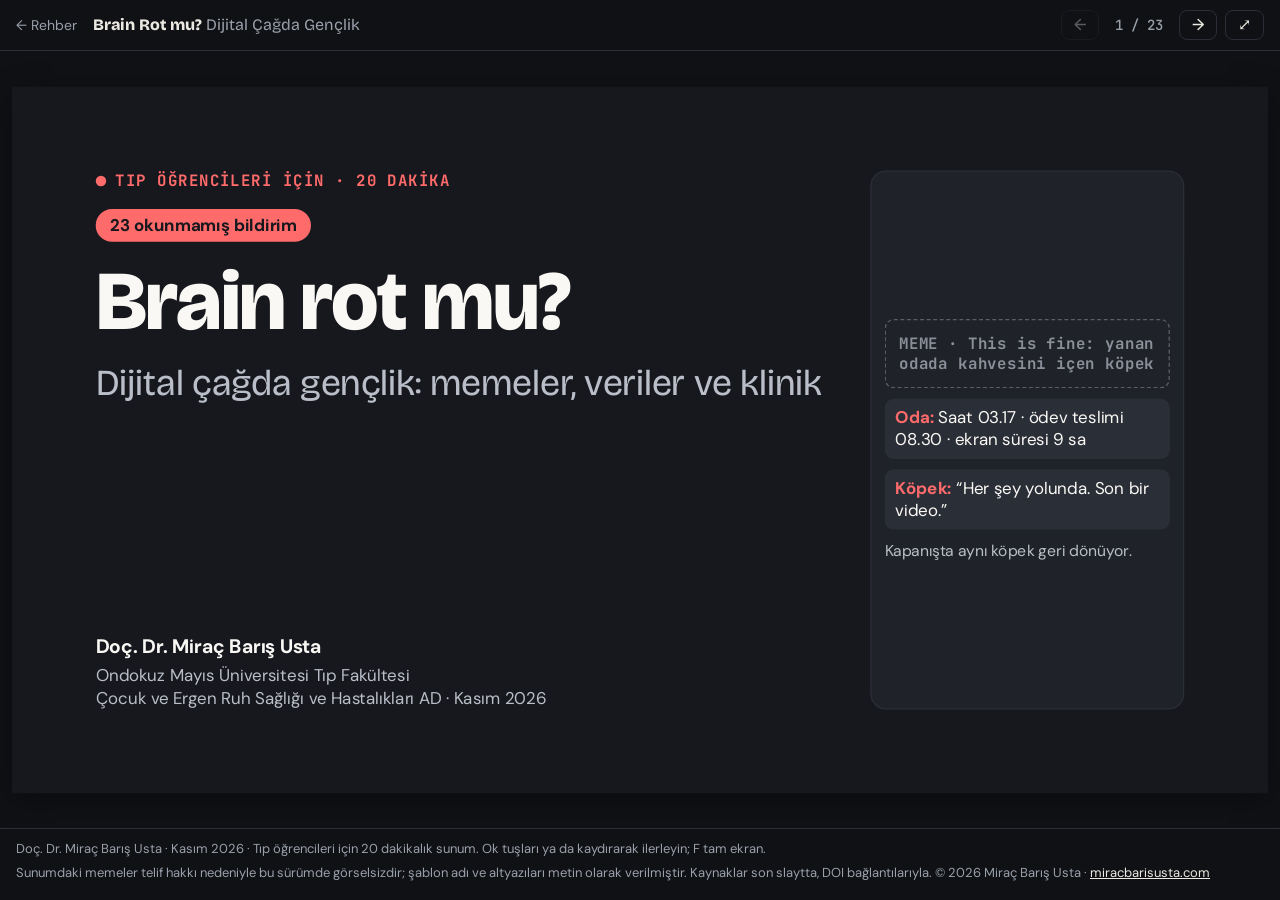
<file: sunum/index.html>
<!doctype html>
<html lang="tr">
<head>
<meta charset="utf-8">
<meta name="viewport" content="width=device-width, initial-scale=1, viewport-fit=cover">
<title>Brain Rot mu? Dijital Çağda Gençlik · Doç. Dr. Miraç Barış Usta</title>
<meta name="description" content="Tıp öğrencileri için 20 dakikalık sunum: ekran süresi, ergen beyni, bağımlılık yapıcı tasarım, kontrol kaybı, uyku, dikkat, oyun, yapay zekâ ve yeni yaş sınırları. Kaynakları DOI bağlantılarıyla.">
<meta name="author" content="Miraç Barış Usta">
<link rel="preconnect" href="https://fonts.googleapis.com">
<link rel="preconnect" href="https://fonts.gstatic.com" crossorigin>
<link rel="stylesheet" href="https://fonts.googleapis.com/css2?family=Bricolage+Grotesque:wght@400;700;800&amp;family=DM+Sans:wght@400;500;700&amp;family=JetBrains+Mono:wght@500;700&amp;display=swap">
<link rel="canonical" href="https://miracbarisusta.com/brain-rot-mu/sunum/">
<link rel="stylesheet" href="sunum.css">
</head>
<body>
<header class="bar">
  <a class="geri" href="../">← Rehber</a>
  <p class="baslik"><b>Brain Rot mu?</b> <span>Dijital Çağda Gençlik</span></p>
  <nav class="gezinti" aria-label="Slaytlar">
    <button type="button" id="onceki" aria-label="Önceki slayt">←</button>
    <span id="sayac" aria-live="polite">1 / 23</span>
    <button type="button" id="sonraki" aria-label="Sonraki slayt">→</button>
    <button type="button" id="tamekran" aria-label="Tam ekran" title="Tam ekran (F)">⤢</button>
  </nav>
</header>
<main id="sahne" class="sahne">
<div id="kayar" class="kayar">
<section class="slide" role="group" aria-roledescription="slayt" aria-label="Slayt 1 / 23" id="kapak" data-transition="fade" style="background:#16181d">
  <div id="peb41f8d308f0r0-78296009" style="position:absolute; top:128px; left:128px; width:1128px; height:824px; display:flex; flex-direction:column; justify-content:space-between">
    <div style="display:flex; flex-direction:column; gap:28px">
      <div style="display:flex; flex-direction:row; gap:14px; align-items:center">
        <div style="width:16px; height:16px; display:flex; flex-direction:column; background:#ff6b6b; border-radius:256px">
        </div>
        <p style="font-family:'JetBrains Mono', 'Courier New', monospace; font-size:24px; font-weight:700; letter-spacing:2px; color:#ff6b6b">TIP ÖĞRENCİLERİ İÇİN · 20 DAKİKA</p>
      </div>
      <p style="align-self:start; padding:8px 22px; font-family:'DM Sans', Arial, sans-serif; font-size:26px; font-weight:700; color:#16181d; background:#ff6b6b; border-radius:256px">23 okunmamış bildirim</p>
      <h1 style="font-family:'Bricolage Grotesque', Arial, sans-serif; font-size:128px; font-weight:800; line-height:1; letter-spacing:-2px; color:#faf8f4">Brain rot mu?</h1>
      <p style="font-family:'Bricolage Grotesque', Arial, sans-serif; font-size:56px; font-weight:400; line-height:1.15; color:#b9bec8">Dijital çağda gençlik: memeler, veriler ve klinik</p>
    </div>
    <div style="display:flex; flex-direction:column; gap:8px">
      <p style="font-family:'DM Sans', Arial, sans-serif; font-size:30px; font-weight:700; color:#faf8f4">Doç. Dr. Miraç Barış Usta</p>
      <p style="font-family:'DM Sans', Arial, sans-serif; font-size:26px; line-height:1.35; color:#b9bec8">Ondokuz Mayıs Üniversitesi Tıp Fakültesi<br>Çocuk ve Ergen Ruh Sağlığı ve Hastalıkları AD · Kasım 2026</p>
    </div>
  </div>
  <div id="peb41f8d308f0r1-78296009" style="position:absolute; top:128px; left:1312px; width:480px; height:824px; display:flex; flex-direction:column; justify-content:center; gap:16px; padding:20px; background:#1f2229; border:2px solid #2a2e37; border-radius:24px">
    <div style="display:flex;flex-direction:column;gap:12px;align-self:stretch;padding:20px;border:2px dashed rgba(138,143,153,0.55);border-radius:14px"><p style="font-family:'JetBrains Mono', 'Courier New', monospace;font-size:24px;font-weight:700;letter-spacing:1px;line-height:1.3;color:#8A8F99">MEME · This is fine: yanan odada kahvesini içen köpek</p></div>
    <p style="padding:12px 16px; font-family:'DM Sans', Arial, sans-serif; font-size:26px; line-height:1.3; color:#faf8f4; background:#2a2e37; border-radius:14px"><span style="color:#ff6b6b"><b>Oda:</b></span> Saat 03.17 · ödev teslimi 08.30 · ekran süresi 9 sa</p>
    <p style="padding:12px 16px; font-family:'DM Sans', Arial, sans-serif; font-size:26px; line-height:1.3; color:#faf8f4; background:#2a2e37; border-radius:14px"><span style="color:#ff6b6b"><b>Köpek:</b></span> “Her şey yolunda. Son bir video.”</p>
    <p style="font-family:'DM Sans', Arial, sans-serif; font-size:24px; line-height:1.35; color:#b9bec8">Kapanışta aynı köpek geri dönüyor.</p>
  </div>
</section>
<section class="slide" role="group" aria-roledescription="slayt" aria-label="Slayt 2 / 23" id="ekran-suresi" data-transition="fade" style="background:#FAF8F4;color:#16181D;font-family:'DM Sans', Arial, sans-serif;padding:128px 128px 160px;display:flex;flex-direction:column;gap:36px">
<div style="display:flex;flex-direction:column;gap:12px">
<div style="display:flex;flex-direction:row;align-items:center;gap:14px"><div style="width:16px;height:16px;background:#C42B32;border-radius:50%"></div><p style="font-family:'JetBrains Mono', 'Courier New', monospace;font-size:24px;font-weight:700;letter-spacing:2px;color:#C42B32">01 · ISINMA</p></div>
<h2 style="font-family:'Bricolage Grotesque', Arial, sans-serif;font-size:56px;font-weight:700;line-height:1.1;letter-spacing:-1px;color:#16181D">Telefonunuzu çıkarın. Evet, şimdi.</h2>
</div>
<div style="flex:1;display:flex;flex-direction:row;gap:56px;align-items:stretch">
<div style="flex:1;display:flex;flex-direction:column;gap:28px">
<p style="font-size:30px;line-height:1.3;color:#16181D"><b>Ayarlar › Ekran Süresi</b> (iOS) ya da <b>Dijital Denge</b> (Android): günlük ortalamanız kaç saat?</p>
<div style="display:flex;flex-direction:row;gap:20px">
<div style="flex:1;display:flex;flex-direction:column;gap:8px;background:#FDFCFA;border:2px solid #E3DED4;border-radius:20px;padding:22px 24px"><p style="font-family:'JetBrains Mono', 'Courier New', monospace;font-size:24px;font-weight:700;color:#C42B32">A</p><p style="font-family:'Bricolage Grotesque', Arial, sans-serif;font-size:56px;font-weight:800;line-height:1;white-space:nowrap;color:#16181D">0–2 sa</p></div>
<div style="flex:1;display:flex;flex-direction:column;gap:8px;background:#FDFCFA;border:2px solid #E3DED4;border-radius:20px;padding:22px 24px"><p style="font-family:'JetBrains Mono', 'Courier New', monospace;font-size:24px;font-weight:700;color:#C42B32">B</p><p style="font-family:'Bricolage Grotesque', Arial, sans-serif;font-size:56px;font-weight:800;line-height:1;white-space:nowrap;color:#16181D">2–4 sa</p></div>
<div style="flex:1;display:flex;flex-direction:column;gap:8px;background:#FDFCFA;border:2px solid #E3DED4;border-radius:20px;padding:22px 24px"><p style="font-family:'JetBrains Mono', 'Courier New', monospace;font-size:24px;font-weight:700;color:#C42B32">C</p><p style="font-family:'Bricolage Grotesque', Arial, sans-serif;font-size:56px;font-weight:800;line-height:1;white-space:nowrap;color:#16181D">4–6 sa</p></div>
<div style="flex:1;display:flex;flex-direction:column;gap:8px;background:#FDFCFA;border:2px solid #E3DED4;border-radius:20px;padding:22px 24px"><p style="font-family:'JetBrains Mono', 'Courier New', monospace;font-size:24px;font-weight:700;color:#C42B32">D</p><p style="font-family:'Bricolage Grotesque', Arial, sans-serif;font-size:56px;font-weight:800;line-height:1;white-space:nowrap;color:#16181D">6+ sa</p></div>
</div>
<p style="font-size:30px;font-weight:700;line-height:1.3;color:#16181D">Bonus: Bu sabah telefona yataktan çıkmadan mı baktınız?</p>
<p style="font-size:26px;line-height:1.35;color:#5A5F6B">Tahmininiz telefondaki sayıyla tutuyor mu? Bu farka 19. slaytta döneceğiz.</p>
</div>
<div style="width:480px;display:flex;flex-direction:column;justify-content:center;gap:14px;background:#FDFCFA;border:2px solid #E3DED4;border-radius:24px;padding:20px">
<div style="display:flex;flex-direction:column;gap:12px;align-self:stretch;padding:20px;border:2px dashed rgba(138,143,153,0.55);border-radius:14px"><p style="font-family:'JetBrains Mono', 'Courier New', monospace;font-size:24px;font-weight:700;letter-spacing:1px;line-height:1.3;color:#8A8F99">MEME · SpongeBob “aşırı ekran süresi sağlığı etkiler” yazan kâğıdı okuyup yakıyor</p></div>
<p style="font-size:24px;line-height:1.35;color:#5A5F6B">Haftalık Ekran Süresi raporu gelince biz.</p>
</div>
</div>
<div style="position:absolute;left:128px;right:128px;bottom:64px;display:flex;flex-direction:row;justify-content:space-between;align-items:center;gap:32px"><p style="font-size:24px;color:#5A5F6B">Etkileşim: el kaldırarak oylama · Bonus soru verisi: TÜİK 2024</p><p style="font-family:'JetBrains Mono', 'Courier New', monospace;font-size:24px;color:#5A5F6B">02 / 23</p></div>
</section>
<section class="slide" role="group" aria-roledescription="slayt" aria-label="Slayt 3 / 23" id="yilin-kelimeleri" data-transition="fade" style="background:#FAF8F4;color:#16181D;font-family:'DM Sans', Arial, sans-serif;padding:128px 128px 160px;display:flex;flex-direction:column;gap:36px">
<div style="display:flex;flex-direction:column;gap:12px">
<div style="display:flex;flex-direction:row;align-items:center;gap:14px"><div style="width:16px;height:16px;background:#C42B32;border-radius:50%"></div><p style="font-family:'JetBrains Mono', 'Courier New', monospace;font-size:24px;font-weight:700;letter-spacing:2px;color:#C42B32">01 · ISINMA</p></div>
<h2 style="font-family:'Bricolage Grotesque', Arial, sans-serif;font-size:56px;font-weight:700;line-height:1.1;letter-spacing:-1px;color:#16181D">Sözlükler yılın kelimesini değil, yılın semptomunu seçiyor.</h2>
</div>
<div style="flex:1;display:flex;flex-direction:row;gap:56px;align-items:stretch">
<div style="flex:1;display:flex;flex-direction:column;gap:12px">
<div style="display:flex;flex-direction:row;gap:20px"><p style="width:380px;font-family:'JetBrains Mono', 'Courier New', monospace;font-size:24px;font-weight:700;letter-spacing:1px;color:#5A5F6B">KELİME</p><p style="width:250px;font-family:'JetBrains Mono', 'Courier New', monospace;font-size:24px;font-weight:700;letter-spacing:1px;color:#5A5F6B">KİM SEÇTİ</p><p style="flex:1;font-family:'JetBrains Mono', 'Courier New', monospace;font-size:24px;font-weight:700;letter-spacing:1px;color:#5A5F6B">KLİNİK KARŞILIĞI</p></div>
<div style="display:flex;flex-direction:row;align-items:center;gap:20px;border-top:2px solid #E3DED4;padding:12px 0 0 0"><div style="width:380px;display:flex;flex-direction:column;gap:2px"><p style="font-family:'Bricolage Grotesque', Arial, sans-serif;font-size:30px;font-weight:700;line-height:1.2;color:#16181D">brain rot</p><p style="font-size:24px;color:#5A5F6B">beyin çürümesi</p></div><p style="width:250px;font-family:'JetBrains Mono', 'Courier New', monospace;font-size:24px;font-weight:700;color:#C42B32">OXFORD · 2024</p><p style="flex:1;font-size:26px;line-height:1.3;color:#16181D">dikkat ve zihinsel yorgunluk</p></div>
<div style="display:flex;flex-direction:row;align-items:center;gap:20px;border-top:2px solid #E3DED4;padding:12px 0 0 0"><div style="width:380px;display:flex;flex-direction:column;gap:2px"><p style="font-family:'Bricolage Grotesque', Arial, sans-serif;font-size:30px;font-weight:700;line-height:1.2;color:#16181D">rage bait</p><p style="font-size:24px;color:#5A5F6B">öfke yemi</p></div><p style="width:250px;font-family:'JetBrains Mono', 'Courier New', monospace;font-size:24px;font-weight:700;color:#C42B32">OXFORD · 2025</p><p style="flex:1;font-size:26px;line-height:1.3;color:#16181D">öfke ve duygu düzenleme</p></div>
<div style="display:flex;flex-direction:row;align-items:center;gap:20px;border-top:2px solid #E3DED4;padding:12px 0 0 0"><div style="width:380px;display:flex;flex-direction:column;gap:2px"><p style="font-family:'Bricolage Grotesque', Arial, sans-serif;font-size:30px;font-weight:700;line-height:1.2;color:#16181D">parasocial</p><p style="font-size:24px;color:#5A5F6B">tek taraflı yakınlık</p></div><p style="width:250px;font-family:'JetBrains Mono', 'Courier New', monospace;font-size:24px;font-weight:700;color:#C42B32">CAMBRIDGE · 2025</p><p style="flex:1;font-size:26px;line-height:1.3;color:#16181D">bağlanma ve ilişki</p></div>
<div style="display:flex;flex-direction:row;align-items:center;gap:20px;border-top:2px solid #E3DED4;padding:12px 0 0 0"><div style="width:380px;display:flex;flex-direction:column;gap:2px"><p style="font-family:'Bricolage Grotesque', Arial, sans-serif;font-size:30px;font-weight:700;line-height:1.2;color:#16181D">vibe coding</p><p style="font-size:24px;color:#5A5F6B">hisle kodlama</p></div><p style="width:250px;font-family:'JetBrains Mono', 'Courier New', monospace;font-size:24px;font-weight:700;color:#C42B32">COLLINS · 2025</p><p style="flex:1;font-size:26px;line-height:1.3;color:#16181D">beceriyi yapay zekâya devretmek</p></div>
<div style="display:flex;flex-direction:row;align-items:center;gap:20px;border-top:2px solid #E3DED4;padding:12px 0 0 0"><div style="width:380px;display:flex;flex-direction:column;gap:2px"><p style="font-family:'Bricolage Grotesque', Arial, sans-serif;font-size:30px;font-weight:700;line-height:1.2;color:#16181D">mogging</p><p style="font-size:24px;color:#5A5F6B">gölgede bırakmak</p></div><p style="width:250px;font-family:'JetBrains Mono', 'Courier New', monospace;font-size:24px;font-weight:700;color:#C42B32">COLLINS · 2026</p><p style="flex:1;font-size:26px;line-height:1.3;color:#16181D">beden imajı ve karşılaştırma</p></div>
<p style="font-size:26px;line-height:1.35;color:#5A5F6B">Collins 3 Kasım 2026’da “mogging”i seçti; kelimenin kullanımı bir yılda %210 arttı.</p>
</div>
<div style="width:480px;display:flex;flex-direction:column;justify-content:center;gap:14px;background:#FDFCFA;border:2px solid #E3DED4;border-radius:24px;padding:20px">
<div style="display:flex;flex-direction:column;gap:12px;align-self:stretch;padding:20px;border:2px dashed rgba(138,143,153,0.55);border-radius:14px"><p style="font-family:'JetBrains Mono', 'Courier New', monospace;font-size:24px;font-weight:700;letter-spacing:1px;line-height:1.3;color:#8A8F99">MEME · Genişleyen beyin şablonu: dört panelde giderek parlayan beyin</p><p style="font-family:'Bricolage Grotesque', Arial, sans-serif;font-size:28px;font-weight:800;line-height:1.1;text-align:center;color:#16181D">brain rot</p><p style="font-family:'Bricolage Grotesque', Arial, sans-serif;font-size:28px;font-weight:800;line-height:1.1;text-align:center;color:#16181D">rage bait</p><p style="font-family:'Bricolage Grotesque', Arial, sans-serif;font-size:28px;font-weight:800;line-height:1.1;text-align:center;color:#16181D">parasocial</p><p style="font-family:'Bricolage Grotesque', Arial, sans-serif;font-size:28px;font-weight:800;line-height:1.1;text-align:center;color:#16181D">mogging</p></div>
</div>
</div>
<div style="position:absolute;left:128px;right:128px;bottom:64px;display:flex;flex-direction:row;justify-content:space-between;align-items:center;gap:32px"><p style="font-size:24px;color:#5A5F6B">Oxford Languages 2024–25 · Cambridge Dictionary 2025 · Collins 2025–26 (AP, 3.11.2026)</p><p style="font-family:'JetBrains Mono', 'Courier New', monospace;font-size:24px;color:#5A5F6B">03 / 23</p></div>
</section>
<section class="slide" role="group" aria-roledescription="slayt" aria-label="Slayt 4 / 23" id="sayilar" data-transition="fade" style="background:#FAF8F4;color:#16181D;font-family:'DM Sans', Arial, sans-serif;padding:128px 128px 160px;display:flex;flex-direction:column;gap:36px">
<div style="display:flex;flex-direction:column;gap:12px">
<div style="display:flex;flex-direction:row;align-items:center;gap:14px"><div style="width:16px;height:16px;background:#C42B32;border-radius:50%"></div><p style="font-family:'JetBrains Mono', 'Courier New', monospace;font-size:24px;font-weight:700;letter-spacing:2px;color:#C42B32">01 · ISINMA</p></div>
<h2 style="font-family:'Bricolage Grotesque', Arial, sans-serif;font-size:56px;font-weight:700;line-height:1.1;letter-spacing:-1px;color:#16181D">Soru artık “çevrimiçi mi?” değil, “ne zaman çevrimdışı?”</h2>
</div>
<div style="flex:1;display:flex;flex-direction:row;gap:56px;align-items:stretch">
<div style="flex:1;display:flex;flex-direction:column;gap:18px">
<div style="display:flex;flex-direction:row;align-items:center;gap:28px;background:#FDFCFA;border:2px solid #E3DED4;border-radius:20px;padding:22px 28px"><p style="width:230px;font-family:'Bricolage Grotesque', Arial, sans-serif;font-size:72px;font-weight:800;line-height:1;letter-spacing:-1px;color:#C42B32;white-space:nowrap">%91,3</p><div style="flex:1;display:flex;flex-direction:column;gap:6px"><p style="font-family:'JetBrains Mono', 'Courier New', monospace;font-size:24px;font-weight:700;letter-spacing:1px;color:#5A5F6B">TÜRKİYE · TÜİK 2024 · 6–15 YAŞ</p><p style="font-size:26px;line-height:1.35;color:#16181D">internet kullanıyor. Sosyal medya %66,1; 6–10 yaşta bile %53,5 (YouTube dahil).</p></div></div>
<div style="display:flex;flex-direction:row;align-items:center;gap:28px;background:#FDFCFA;border:2px solid #E3DED4;border-radius:20px;padding:22px 28px"><p style="width:230px;font-family:'Bricolage Grotesque', Arial, sans-serif;font-size:72px;font-weight:800;line-height:1;letter-spacing:-1px;color:#C42B32;white-space:nowrap">%40</p><div style="flex:1;display:flex;flex-direction:column;gap:6px"><p style="font-family:'JetBrains Mono', 'Courier New', monospace;font-size:24px;font-weight:700;letter-spacing:1px;color:#5A5F6B">ABD · PEW, ARALIK 2025 · 13–17 YAŞ</p><p style="font-size:26px;line-height:1.35;color:#16181D">“neredeyse sürekli” çevrimiçi; on yıl önce bu oran %24’tü.</p></div></div>
<div style="display:flex;flex-direction:row;align-items:center;gap:28px;background:#FDFCFA;border:2px solid #E3DED4;border-radius:20px;padding:22px 28px"><p style="width:230px;font-family:'Bricolage Grotesque', Arial, sans-serif;font-size:72px;font-weight:800;line-height:1;letter-spacing:-1px;color:#C42B32;white-space:nowrap">%11</p><div style="flex:1;display:flex;flex-direction:column;gap:6px"><p style="font-family:'JetBrains Mono', 'Courier New', monospace;font-size:24px;font-weight:700;letter-spacing:1px;color:#5A5F6B">44 ÜLKE · WHO/HBSC 2024 · 11–15 YAŞ</p><p style="font-size:26px;line-height:1.35;color:#16181D">problemli sosyal medya kullanımı; 2018’de %7’ydi. Kızlarda daha sık.</p></div></div>
</div>
<div style="width:480px;display:flex;flex-direction:column;justify-content:center;gap:14px;background:#FDFCFA;border:2px solid #E3DED4;border-radius:24px;padding:20px">
<div style="display:flex;flex-direction:column;gap:12px;align-self:stretch;padding:20px;border:2px dashed rgba(138,143,153,0.55);border-radius:14px"><p style="font-family:'JetBrains Mono', 'Courier New', monospace;font-size:24px;font-weight:700;letter-spacing:1px;line-height:1.3;color:#8A8F99">MEME · Stonks: takım elbiseli Meme Man ve yükselen grafik</p><p style="font-family:'Bricolage Grotesque', Arial, sans-serif;font-size:26px;font-weight:700;line-height:1.15;color:#FAF8F4;background:rgba(22,24,29,0.82);padding:8px 12px;border-radius:10px">Problemli sosyal medya kullanımı <span style="color:#FF6B6B">%7 → %11</span></p></div>
<p style="font-size:24px;line-height:1.35;color:#5A5F6B">Grafik yükseliyor; bu sefer iyi haber değil.</p>
</div>
</div>
<div style="position:absolute;left:128px;right:128px;bottom:64px;display:flex;flex-direction:row;justify-content:space-between;align-items:center;gap:32px"><p style="font-size:24px;color:#5A5F6B">TÜİK, 24.10.2024 · Pew Research Center, 9.12.2025 · Boniel-Nissim ve ark., WHO/HBSC 2024</p><p style="font-family:'JetBrains Mono', 'Courier New', monospace;font-size:24px;color:#5A5F6B">04 / 23</p></div>
</section>
<section class="slide" role="group" aria-roledescription="slayt" aria-label="Slayt 5 / 23" id="beyin" data-transition="fade" style="background:#F2EFE8;color:#16181D;font-family:'DM Sans', Arial, sans-serif;padding:128px 128px 160px;display:flex;flex-direction:column;gap:36px">
<div style="display:flex;flex-direction:column;gap:12px">
<div style="display:flex;flex-direction:row;align-items:center;gap:14px"><div style="width:16px;height:16px;background:#C42B32;border-radius:50%"></div><p style="font-family:'JetBrains Mono', 'Courier New', monospace;font-size:24px;font-weight:700;letter-spacing:2px;color:#C42B32">02 · BEYİN VE TASARIM</p></div>
<h2 style="font-family:'Bricolage Grotesque', Arial, sans-serif;font-size:56px;font-weight:700;line-height:1.1;letter-spacing:-1px;color:#16181D">Ergen beyninde gaz pedalı tam; frenler hâlâ montajda.</h2>
</div>
<div style="flex:1;display:flex;flex-direction:row;gap:56px;align-items:stretch">
<div style="flex:1;display:flex;flex-direction:column;gap:24px">
<div style="display:flex;flex-direction:column;gap:6px;border-left:4px solid #C42B32;padding:2px 0 2px 22px"><p style="font-size:30px;font-weight:700;line-height:1.25;color:#16181D">İkili sistem modeli</p><p style="font-size:26px;line-height:1.35;color:#5A5F6B">Ödül sistemi ergenlikte erken hızlanır; kontrol ağları daha geç olgunlaşır. Basitleştirilmiş ama öğretici bir model. <span style="color:#16181D;font-weight:700">— Casey ve ark., 2008</span></p></div>
<div style="display:flex;flex-direction:column;gap:6px;border-left:4px solid #C42B32;padding:2px 0 2px 22px"><p style="font-size:30px;font-weight:700;line-height:1.25;color:#16181D">Bu salondaki beyinler de şantiye</p><p style="font-size:26px;line-height:1.35;color:#5A5F6B">Beyaz cevher hacmi ancak 29 yaş civarında zirveye ulaşır. <span style="color:#16181D;font-weight:700">— Bethlehem ve ark., 2022</span></p></div>
<div style="display:flex;flex-direction:column;gap:6px;border-left:4px solid #C42B32;padding:2px 0 2px 22px"><p style="font-size:30px;font-weight:700;line-height:1.25;color:#16181D">Beğeninin gücü</p><p style="font-size:26px;line-height:1.35;color:#5A5F6B">Çok beğenilen fotoğraf ergen beyninde ödül bölgelerini daha çok çalıştırır; riskli fotoğrafta kontrol ağı daha az devreye girer. <span style="color:#16181D;font-weight:700">— Sherman ve ark., 2016</span></p></div>
</div>
<div style="width:480px;display:flex;flex-direction:column;justify-content:center;gap:14px;background:#FDFCFA;border:2px solid #E3DED4;border-radius:24px;padding:20px">
<div style="display:flex;flex-direction:column;gap:12px;align-self:stretch;padding:20px;border:2px dashed rgba(138,143,153,0.55);border-radius:14px"><p style="font-family:'JetBrains Mono', 'Courier New', monospace;font-size:24px;font-weight:700;letter-spacing:1px;line-height:1.3;color:#8A8F99">MEME · Drake şablonu: üstte reddediyor, altta onaylıyor</p><p style="font-size:26px;line-height:1.2;text-align:center;color:#16181D"><span style="color:#C42B32;font-weight:700">Prefrontal korteks:</span> “Yarın 08.30’da sınav var.”</p><p style="font-size:26px;line-height:1.2;text-align:center;color:#16181D"><span style="color:#C42B32;font-weight:700">Nucleus accumbens:</span> “+47 beğeni.”</p></div>
<p style="font-size:24px;line-height:1.35;color:#5A5F6B">Kim kazanır, hepimiz biliyoruz.</p>
</div>
</div>
<div style="position:absolute;left:128px;right:128px;bottom:64px;display:flex;flex-direction:row;justify-content:space-between;align-items:center;gap:32px"><p style="font-size:24px;color:#5A5F6B">Casey ve ark., 2008 · Bethlehem ve ark., Nature 2022 · Sherman ve ark., Psychol Sci 2016</p><p style="font-family:'JetBrains Mono', 'Courier New', monospace;font-size:24px;color:#5A5F6B">05 / 23</p></div>
</section>
<section class="slide" role="group" aria-roledescription="slayt" aria-label="Slayt 6 / 23" id="kumar-makinesi" data-transition="fade" style="background:#F2EFE8;color:#16181D;font-family:'DM Sans', Arial, sans-serif;padding:128px 128px 160px;display:flex;flex-direction:column;gap:36px">
<div style="display:flex;flex-direction:column;gap:12px">
<div style="display:flex;flex-direction:row;align-items:center;gap:14px"><div style="width:16px;height:16px;background:#C42B32;border-radius:50%"></div><p style="font-family:'JetBrains Mono', 'Courier New', monospace;font-size:24px;font-weight:700;letter-spacing:2px;color:#C42B32">02 · BEYİN VE TASARIM</p></div>
<h2 style="font-family:'Bricolage Grotesque', Arial, sans-serif;font-size:56px;font-weight:700;line-height:1.1;letter-spacing:-1px;color:#16181D">Akışın sonu yok; çünkü son, iş modelinin sonu olurdu.</h2>
</div>
<div style="flex:1;display:flex;flex-direction:row;gap:56px;align-items:stretch">
<div style="flex:1;display:flex;flex-direction:column;gap:20px">
<div style="display:flex;flex-direction:column;gap:6px;border-left:4px solid #C42B32;padding:2px 0 2px 22px"><p style="font-size:30px;font-weight:700;line-height:1.25;color:#16181D">Değişken ödül</p><p style="font-size:26px;line-height:1.35;color:#5A5F6B">Ödülün ne zaman geleceği belirsizse davranış en zor söner. Akışı aşağı çekip yenilemek, kumar makinesinin kolunu çekmeye benzer.</p></div>
<div style="display:flex;flex-direction:column;gap:6px;border-left:4px solid #C42B32;padding:2px 0 2px 22px"><p style="font-size:30px;font-weight:700;line-height:1.25;color:#16181D">Tasarım artık hukuki bir konu</p><p style="font-size:26px;line-height:1.35;color:#5A5F6B">AB, 2026’da TikTok, Instagram ve Facebook’un bağımlılık yapıcı tasarımını yasaya aykırı buldu (ön bulgu).</p></div>
<div style="display:flex;flex-direction:column;gap:6px;border-left:4px solid #C42B32;padding:2px 0 2px 22px"><p style="font-size:30px;font-weight:700;line-height:1.25;color:#16181D">Alışkanlık beyne yazılıyor mu?</p><p style="font-size:26px;line-height:1.35;color:#5A5F6B">Sosyal medyayı sık kontrol eden 12 yaşındakilerde beynin sosyal ödüle duyarlılığı 3 yılda farklı gelişti. İlişki var; neden-sonuç belli değil.</p></div>
<div style="display:flex;flex-direction:column;gap:6px;border-left:4px solid #C42B32;padding:2px 0 2px 22px"><p style="font-size:30px;font-weight:700;line-height:1.25;color:#16181D">Bonus: hayalet titreşim</p><p style="font-size:26px;line-height:1.35;color:#5A5F6B">Hastane çalışanlarının %68’i titreşmeyen telefonunu titriyor sandı; en sık da asistanlar.</p></div>
</div>
<div style="width:480px;display:flex;flex-direction:column;justify-content:center;gap:14px;background:#FDFCFA;border:2px solid #E3DED4;border-radius:24px;padding:20px">
<div style="display:flex;flex-direction:column;gap:12px;align-self:stretch;padding:20px;border:2px dashed rgba(138,143,153,0.55);border-radius:14px"><p style="font-family:'JetBrains Mono', 'Courier New', monospace;font-size:24px;font-weight:700;letter-spacing:1px;line-height:1.3;color:#8A8F99">MEME · Pavlov’un klasik koşullanma deneyi: zil, yemek ve salya</p></div>
<p style="font-size:26px;line-height:1.3;color:#16181D;background:#F2EFE8;padding:12px 16px;border-radius:14px"><span style="color:#C42B32;font-weight:700">Zil:</span> Salonda birinin bildirim sesi</p>
<p style="font-size:26px;line-height:1.3;color:#16181D;background:#F2EFE8;padding:12px 16px;border-radius:14px"><span style="color:#C42B32;font-weight:700">Köpek:</span> Salonun tamamı elini cebine götürür.</p>
<p style="font-size:24px;line-height:1.35;color:#5A5F6B">Kimin telefonu çaldığı hiç önemli değil.</p>
</div>
</div>
<div style="position:absolute;left:128px;right:128px;bottom:64px;display:flex;flex-direction:row;justify-content:space-between;align-items:center;gap:32px"><p style="font-size:24px;color:#5A5F6B">Ferster ve Skinner 1957 · Avrupa Komisyonu, 6.2 ve 10.7.2026 · Maza 2023 · Rothberg 2010</p><p style="font-family:'JetBrains Mono', 'Courier New', monospace;font-size:24px;color:#5A5F6B">06 / 23</p></div>
</section>
<section class="slide" role="group" aria-roledescription="slayt" aria-label="Slayt 7 / 23" id="tartisma" data-transition="fade" style="background:#FAF8F4;color:#16181D;font-family:'DM Sans', Arial, sans-serif;padding:128px 128px 160px;display:flex;flex-direction:column;gap:36px">
<div style="display:flex;flex-direction:column;gap:12px">
<div style="display:flex;flex-direction:row;align-items:center;gap:14px"><div style="width:16px;height:16px;background:#C42B32;border-radius:50%"></div><p style="font-family:'JetBrains Mono', 'Courier New', monospace;font-size:24px;font-weight:700;letter-spacing:2px;color:#C42B32">03 · ZARAR MI, ABARTI MI? · SALON OYLAMASI</p></div>
<h2 style="font-family:'Bricolage Grotesque', Arial, sans-serif;font-size:56px;font-weight:700;line-height:1.1;letter-spacing:-1px;color:#16181D">Kaygılı Kuşak mı, ahlaki panik mi?</h2>
</div>
<div style="flex:1;display:flex;flex-direction:row;gap:32px;align-items:stretch">
<div style="flex:1;display:flex;flex-direction:column;gap:12px;background:#FDFCFA;border-top:6px solid #C42B32;box-shadow:0 0 0 2px #E3DED4;border-radius:20px;padding:26px">
<p style="font-family:'JetBrains Mono', 'Courier New', monospace;font-size:24px;font-weight:700;letter-spacing:2px;color:#C42B32">TEZ</p>
<h3 style="font-family:'Bricolage Grotesque', Arial, sans-serif;font-size:30px;font-weight:700;line-height:1.15;color:#16181D">Haidt, 2024 · “Kaygılı Kuşak”</h3>
<p style="font-size:26px;line-height:1.35;color:#16181D">2010–2015 arasında oyunla geçen çocukluk, telefonla geçen çocukluğa dönüştü.</p>
<p style="font-size:26px;line-height:1.35;color:#16181D">Dört zarar: sosyal yoksunluk, uykusuzluk, dikkat bölünmesi, bağımlılık.</p>
<p style="font-size:26px;line-height:1.35;color:#16181D">Dört öneri: liseden önce akıllı telefon yok · 16’dan önce sosyal medya yok · telefonsuz okul · daha çok serbest oyun.</p>
</div>
<div style="flex:1;display:flex;flex-direction:column;gap:12px;background:#FDFCFA;border-top:6px solid #2F5BEA;box-shadow:0 0 0 2px #E3DED4;border-radius:20px;padding:26px">
<p style="font-family:'JetBrains Mono', 'Courier New', monospace;font-size:24px;font-weight:700;letter-spacing:2px;color:#2F5BEA">ANTİTEZ</p>
<h3 style="font-family:'Bricolage Grotesque', Arial, sans-serif;font-size:30px;font-weight:700;line-height:1.15;color:#16181D">Odgers, 2024 · Orben ve Przybylski, 2019</h3>
<p style="font-size:26px;line-height:1.35;color:#16181D">Kanıt karışık: birlikte görülmek, neden olmak değildir.</p>
<p style="font-size:26px;line-height:1.35;color:#16181D">355 bin ergende teknoloji kullanımı, iyi oluştaki farkın en fazla %0,4’ünü açıklıyor.</p>
<p style="font-size:26px;line-height:1.35;color:#16181D">Bu, düzenli patates yemenin iyi oluşla ilişkisine yakın bir büyüklük.</p>
</div>
<div style="width:480px;display:flex;flex-direction:column;justify-content:center;gap:14px;background:#FDFCFA;border:2px solid #E3DED4;border-radius:24px;padding:20px">
<div style="display:flex;flex-direction:column;gap:12px;align-self:stretch;padding:20px;border:2px dashed rgba(138,143,153,0.55);border-radius:14px"><p style="font-family:'JetBrains Mono', 'Courier New', monospace;font-size:24px;font-weight:700;letter-spacing:1px;line-height:1.3;color:#8A8F99">MEME · İki düğme: hangi düğmeye basacağına karar veremeyen terli adam</p><p style="font-family:'Bricolage Grotesque', Arial, sans-serif;font-size:24px;font-weight:700;line-height:1.2;color:#FAF8F4;background:#16181D;padding:6px 10px;border-radius:8px">Ekran suçlu</p><p style="font-family:'Bricolage Grotesque', Arial, sans-serif;font-size:24px;font-weight:700;line-height:1.2;color:#FAF8F4;background:#16181D;padding:6px 10px;border-radius:8px">Ekran masum</p><p style="font-family:'Bricolage Grotesque', Arial, sans-serif;font-size:24px;font-weight:700;line-height:1.2;color:#FAF8F4;background:#16181D;padding:6px 10px;border-radius:8px">Kanıt okuyan tıp öğrencisi</p></div>
<p style="font-size:24px;line-height:1.35;color:#5A5F6B">Kanıt üçüncü düğmeye basıyor: kime, ne zaman, nasıl?</p>
</div>
</div>
<div style="position:absolute;left:128px;right:128px;bottom:64px;display:flex;flex-direction:row;justify-content:space-between;align-items:center;gap:32px"><p style="font-size:24px;color:#5A5F6B">Haidt, The Anxious Generation, 2024 · Odgers, Nature 2024 · Orben ve Przybylski, Nat Hum Behav 2019</p><p style="font-family:'JetBrains Mono', 'Courier New', monospace;font-size:24px;color:#5A5F6B">07 / 23</p></div>
</section>
<section class="slide" role="group" aria-roledescription="slayt" aria-label="Slayt 8 / 23" id="kontrol-kaybi" data-transition="fade" style="background:#FAF8F4;color:#16181D;font-family:'DM Sans', Arial, sans-serif;padding:128px 128px 160px;display:flex;flex-direction:column;gap:36px">
<div style="display:flex;flex-direction:column;gap:12px">
<div style="display:flex;flex-direction:row;align-items:center;gap:14px"><div style="width:16px;height:16px;background:#C42B32;border-radius:50%"></div><p style="font-family:'JetBrains Mono', 'Courier New', monospace;font-size:24px;font-weight:700;letter-spacing:2px;color:#C42B32">03 · ZARAR MI, ABARTI MI?</p></div>
<h2 style="font-family:'Bricolage Grotesque', Arial, sans-serif;font-size:56px;font-weight:700;line-height:1.1;letter-spacing:-1px;color:#16181D">Kronometreye değil, kontrol kaybına bakın.</h2>
</div>
<div style="flex:1;display:flex;flex-direction:row;gap:56px;align-items:stretch">
<div style="flex:1;display:flex;flex-direction:column;gap:18px">
<div style="display:flex;flex-direction:row;align-items:center;gap:28px;border-bottom:2px solid #E3DED4;padding:0 0 16px 0"><p style="width:230px;font-family:'Bricolage Grotesque', Arial, sans-serif;font-size:72px;font-weight:800;line-height:1;letter-spacing:-1px;color:#C42B32;white-space:nowrap">2 kat</p><p style="flex:1;font-size:26px;line-height:1.35;color:#16181D">Bağımlılık örüntüsü artan çocuklarda intihar davranışı riski. Toplam ekran süresi ise riskle ilişkili değil (4285 çocuk, 4 yıl). <span style="color:#5A5F6B;font-weight:700">— Xiao ve ark., 2025</span></p></div>
<div style="display:flex;flex-direction:row;align-items:center;gap:28px;border-bottom:2px solid #E3DED4;padding:0 0 16px 0"><p style="width:230px;font-family:'Bricolage Grotesque', Arial, sans-serif;font-size:72px;font-weight:800;line-height:1;letter-spacing:-1px;color:#C42B32;white-space:nowrap">~1/3</p><p style="flex:1;font-size:26px;line-height:1.35;color:#16181D">Çocukların yaklaşık üçte birinde 11 yaşından itibaren bağımlılık örüntüsü artıyor.</p></div>
<div style="display:flex;flex-direction:row;align-items:center;gap:28px;border-bottom:2px solid #E3DED4;padding:0 0 16px 0"><p style="width:230px;font-family:'Bricolage Grotesque', Arial, sans-serif;font-size:72px;font-weight:800;line-height:1;letter-spacing:-1px;color:#C42B32;white-space:nowrap">%10</p><p style="flex:1;font-size:26px;line-height:1.35;color:#16181D">Kaydırdıktan sonra kendini daha kötü hisseden ergenler. Çoğu ise daha iyi ya da aynı hissediyor. <span style="color:#5A5F6B;font-weight:700">— Beyens ve ark., 2020</span></p></div>
<p style="align-self:start;font-size:28px;font-weight:700;line-height:1.3;color:#FDFCFA;background:#16181D;padding:14px 26px;border-radius:999px">Ortalama etki küçük; ama ortalama ergen diye biri yok.</p>
</div>
<div style="width:480px;display:flex;flex-direction:column;justify-content:center;gap:14px;background:#FDFCFA;border:2px solid #E3DED4;border-radius:24px;padding:20px">
<div style="display:flex;flex-direction:column;gap:12px;align-self:stretch;padding:20px;border:2px dashed rgba(138,143,153,0.55);border-radius:14px"><p style="font-family:'JetBrains Mono', 'Courier New', monospace;font-size:24px;font-weight:700;letter-spacing:1px;line-height:1.3;color:#8A8F99">MEME · Scooby-Doo: Fred kötü adamın maskesini çıkarıyor</p><p style="font-family:'Bricolage Grotesque', Arial, sans-serif;font-size:24px;font-weight:700;line-height:1.2;color:#FAF8F4;background:#16181D;padding:6px 10px;border-radius:8px">Ekran süresi</p><p style="font-family:'Bricolage Grotesque', Arial, sans-serif;font-size:24px;font-weight:700;line-height:1.2;color:#FAF8F4;background:#16181D;padding:6px 10px;border-radius:8px">Kontrol kaybı</p><p style="font-family:'Bricolage Grotesque', Arial, sans-serif;font-size:24px;font-weight:700;line-height:1.2;color:#FAF8F4;background:#16181D;padding:6px 10px;border-radius:8px">Hekim</p></div>
<p style="font-size:24px;line-height:1.35;color:#5A5F6B">Klinik soru “Kaç saat?” değil, “Bırakabiliyor musun?”</p>
</div>
</div>
<div style="position:absolute;left:128px;right:128px;bottom:64px;display:flex;flex-direction:row;justify-content:space-between;align-items:center;gap:32px"><p style="font-size:24px;color:#5A5F6B">Xiao ve ark., JAMA 2025;334:219–228 · Beyens ve ark., Sci Rep 2020</p><p style="font-family:'JetBrains Mono', 'Courier New', monospace;font-size:24px;color:#5A5F6B">08 / 23</p></div>
</section>
<section class="slide" role="group" aria-roledescription="slayt" aria-label="Slayt 9 / 23" id="kime-ne-zaman" data-transition="fade" style="background:#FAF8F4;color:#16181D;font-family:'DM Sans', Arial, sans-serif;padding:128px 128px 160px;display:flex;flex-direction:column;gap:36px">
<div style="display:flex;flex-direction:column;gap:12px">
<div style="display:flex;flex-direction:row;align-items:center;gap:14px"><div style="width:16px;height:16px;background:#C42B32;border-radius:50%"></div><p style="font-family:'JetBrains Mono', 'Courier New', monospace;font-size:24px;font-weight:700;letter-spacing:2px;color:#C42B32">03 · ZARAR MI, ABARTI MI?</p></div>
<h2 style="font-family:'Bricolage Grotesque', Arial, sans-serif;font-size:56px;font-weight:700;line-height:1.1;letter-spacing:-1px;color:#16181D">Sosyal medyanın yan etki profili yaşa ve hastaya göre değişir.</h2>
</div>
<div style="flex:1;display:flex;flex-direction:row;gap:56px;align-items:stretch">
<div style="flex:1;display:flex;flex-direction:column;gap:24px">
<div style="display:flex;flex-direction:column;gap:6px;border-left:4px solid #C42B32;padding:2px 0 2px 22px"><p style="font-size:30px;font-weight:700;line-height:1.25;color:#16181D">Duyarlılık pencereleri</p><p style="font-size:26px;line-height:1.35;color:#5A5F6B">Kızlarda 11–13, erkeklerde 14–15 yaş: bu dönemde daha çok kullanım, bir yıl sonra daha düşük yaşam doyumuyla ilişkili. <span style="color:#16181D;font-weight:700">— Orben ve ark., 2022</span></p></div>
<div style="display:flex;flex-direction:column;gap:6px;border-left:4px solid #C42B32;padding:2px 0 2px 22px"><p style="font-size:30px;font-weight:700;line-height:1.25;color:#16181D">Zaten zorlananlar</p><p style="font-size:26px;line-height:1.35;color:#5A5F6B">Ruhsal bozukluğu olan ergenler daha uzun süre kullanıyor; kaygı ya da depresyonu olanlar kendini daha çok kıyaslıyor, beğeniye göre daha çok inip çıkıyor. <span style="color:#16181D;font-weight:700">— Fassi ve ark., 2025</span></p></div>
<div style="display:flex;flex-direction:column;gap:6px;border-left:4px solid #C42B32;padding:2px 0 2px 22px"><p style="font-size:30px;font-weight:700;line-height:1.25;color:#16181D">12 yaşında akıllı telefon</p><p style="font-size:26px;line-height:1.35;color:#5A5F6B">Sahip olanlarda depresyon, obezite ve yetersiz uyku daha sık (10.588 çocuk). <span style="color:#16181D;font-weight:700">— Barzilay ve ark., 2026</span></p></div>
</div>
<div style="width:480px;display:flex;flex-direction:column;justify-content:center;gap:14px;background:#FDFCFA;border:2px solid #E3DED4;border-radius:24px;padding:20px">
<div style="display:flex;flex-direction:column;gap:12px;align-self:stretch;padding:20px;border:2px dashed rgba(138,143,153,0.55);border-radius:14px"><p style="font-family:'JetBrains Mono', 'Courier New', monospace;font-size:24px;font-weight:700;letter-spacing:1px;line-height:1.3;color:#8A8F99">MEME · The Office: Pam iki resmi gösteriyor</p><p style="font-family:'Bricolage Grotesque', Arial, sans-serif;font-size:28px;font-weight:800;line-height:1.1;text-align:center;color:#16181D">12 yaşında Instagram</p><p style="font-family:'Bricolage Grotesque', Arial, sans-serif;font-size:28px;font-weight:800;line-height:1.1;text-align:center;color:#16181D">20 yaşında Instagram</p><p style="font-size:24px;font-weight:700;line-height:1.15;text-align:center;color:#F2DD3D;background:#141414;padding:3px 8px;border-radius:4px">Bu iki resmin farkını bulun.</p><p style="font-size:24px;font-weight:700;line-height:1.15;text-align:center;color:#F2DD3D;background:#141414;padding:3px 8px 7px;border-radius:4px">Bunlar aynı resim değil.</p></div>
<p style="font-size:24px;line-height:1.35;color:#5A5F6B">Yaş, resmi değiştirir.</p>
</div>
</div>
<div style="position:absolute;left:128px;right:128px;bottom:64px;display:flex;flex-direction:row;justify-content:space-between;align-items:center;gap:32px"><p style="font-size:24px;color:#5A5F6B">Orben ve ark., Nat Commun 2022 · Fassi ve ark., Nat Hum Behav 2025 · Barzilay ve ark., Pediatrics 2026</p><p style="font-family:'JetBrains Mono', 'Courier New', monospace;font-size:24px;color:#5A5F6B">09 / 23</p></div>
</section>
<section class="slide" role="group" aria-roledescription="slayt" aria-label="Slayt 10 / 23" id="karsilastirma" data-transition="fade" style="background:#FAF8F4;color:#16181D;font-family:'DM Sans', Arial, sans-serif;padding:128px 128px 160px;display:flex;flex-direction:column;gap:36px">
<div style="display:flex;flex-direction:column;gap:12px">
<div style="display:flex;flex-direction:row;align-items:center;gap:14px"><div style="width:16px;height:16px;background:#C42B32;border-radius:50%"></div><p style="font-family:'JetBrains Mono', 'Courier New', monospace;font-size:24px;font-weight:700;letter-spacing:2px;color:#C42B32">03 · ZARAR MI, ABARTI MI?</p></div>
<h2 style="font-family:'Bricolage Grotesque', Arial, sans-serif;font-size:56px;font-weight:700;line-height:1.1;letter-spacing:-1px;color:#16181D">Eskiden sınıfın en güzeliyle kıyaslanırdın; şimdi gezegenin en filtrelisiyle.</h2>
</div>
<div style="flex:1;display:flex;flex-direction:row;gap:56px;align-items:stretch">
<div style="flex:1;display:flex;flex-direction:column;gap:20px">
<div style="display:flex;flex-direction:column;gap:6px;border-left:4px solid #C42B32;padding:2px 0 2px 22px"><p style="font-size:30px;font-weight:700;line-height:1.25;color:#16181D">Şirketin kendi araştırması</p><p style="font-size:26px;line-height:1.35;color:#5A5F6B">Sızan Meta belgelerine göre bedeninden memnun olmayan genç kızların %32’si, Instagram’ın bunu kötüleştirdiğini söylüyor. <span style="color:#16181D;font-weight:700">— WSJ, 2021</span></p></div>
<div style="display:flex;flex-direction:column;gap:6px;border-left:4px solid #C42B32;padding:2px 0 2px 22px"><p style="font-size:30px;font-weight:700;line-height:1.25;color:#16181D">Yılın kelimesi: mogging</p><p style="font-size:26px;line-height:1.35;color:#5A5F6B">Birini, çoğu zaman görünüş üzerinden, “gölgede bırakmak”. Şakanın dili, karşılaştırmanın dili. <span style="color:#16181D;font-weight:700">— Collins, 2026</span></p></div>
<div style="display:flex;flex-direction:column;gap:6px;border-left:4px solid #2F5BEA;padding:2px 0 2px 22px"><p style="font-size:30px;font-weight:700;line-height:1.25;color:#16181D">Nüans: mecra değil, içerik</p><p style="font-size:26px;line-height:1.35;color:#5A5F6B">71 çalışmalık meta-analizde kısa video kullanımı beden imajı ve benlik saygısıyla ilişkili bulunmadı. <span style="color:#16181D;font-weight:700">— Nguyen ve ark., 2025</span></p></div>
<div style="display:flex;flex-direction:column;gap:6px;border-left:4px solid #C42B32;padding:2px 0 2px 22px"><p style="font-size:30px;font-weight:700;line-height:1.25;color:#16181D">Kızlar daha çok etkileniyor</p><p style="font-size:26px;line-height:1.35;color:#5A5F6B">Problemli sosyal medya kullanımı kızlarda %13, erkeklerde %9. <span style="color:#16181D;font-weight:700">— WHO/HBSC, 2024</span></p></div>
</div>
<div style="width:480px;display:flex;flex-direction:column;justify-content:center;gap:14px;background:#FDFCFA;border:2px solid #E3DED4;border-radius:24px;padding:20px">
<div style="display:flex;flex-direction:column;gap:12px;align-self:stretch;padding:20px;border:2px dashed rgba(138,143,153,0.55);border-radius:14px"><p style="font-family:'JetBrains Mono', 'Courier New', monospace;font-size:24px;font-weight:700;letter-spacing:1px;line-height:1.3;color:#8A8F99">MEME · Instagram’da karakal, gerçekte manul kedisi</p><p style="font-family:'Bricolage Grotesque', Arial, sans-serif;font-size:24px;font-weight:700;line-height:1.2;color:#FAF8F4;background:#16181D;padding:6px 10px;border-radius:8px">Sabah 07.00 · doğal ışık #filtresiz</p><p style="font-family:'Bricolage Grotesque', Arial, sans-serif;font-size:24px;font-weight:700;line-height:1.2;color:#FAF8F4;background:#16181D;padding:6px 10px;border-radius:8px"><span style="color:#FF6B6B">Gerçek:</span> sabah 07.00 nöbet çıkışı</p></div>
</div>
</div>
<div style="position:absolute;left:128px;right:128px;bottom:64px;display:flex;flex-direction:row;justify-content:space-between;align-items:center;gap:32px"><p style="font-size:24px;color:#5A5F6B">Wells ve ark., WSJ 14.9.2021 · Collins 2026 · Nguyen ve ark., Psychol Bull 2025 · WHO/HBSC 2024</p><p style="font-family:'JetBrains Mono', 'Courier New', monospace;font-size:24px;color:#5A5F6B">10 / 23</p></div>
</section>
<section class="slide" role="group" aria-roledescription="slayt" aria-label="Slayt 11 / 23" id="uyku" data-transition="fade" style="background:#F2EFE8;color:#16181D;font-family:'DM Sans', Arial, sans-serif;padding:128px 128px 160px;display:flex;flex-direction:column;gap:36px">
<div style="display:flex;flex-direction:column;gap:12px">
<div style="display:flex;flex-direction:row;align-items:center;gap:14px"><div style="width:16px;height:16px;background:#C42B32;border-radius:50%"></div><p style="font-family:'JetBrains Mono', 'Courier New', monospace;font-size:24px;font-weight:700;letter-spacing:2px;color:#C42B32">04 · YAN ETKİLER</p></div>
<h2 style="font-family:'Bricolage Grotesque', Arial, sans-serif;font-size:56px;font-weight:700;line-height:1.1;letter-spacing:-1px;color:#16181D">Gece yarısı bildirimi, sabah 08.30 dersinin faturasıdır.</h2>
</div>
<div style="flex:1;display:flex;flex-direction:row;gap:56px;align-items:stretch">
<div style="flex:1;display:flex;flex-direction:column;gap:22px">
<div style="display:flex;flex-direction:row;gap:20px;align-items:stretch">
<div style="flex:1;display:flex;flex-direction:column;gap:8px;background:#FDFCFA;border-top:6px solid #C42B32;box-shadow:0 0 0 2px #E3DED4;border-radius:20px;padding:22px 24px"><p style="font-family:'JetBrains Mono', 'Courier New', monospace;font-size:24px;font-weight:700;letter-spacing:2px;color:#C42B32">YATARKEN KULLANIM</p><p style="font-family:'Bricolage Grotesque', Arial, sans-serif;font-size:72px;font-weight:800;line-height:1;letter-spacing:-1px;color:#16181D">2,17</p><p style="font-size:26px;line-height:1.3;color:#16181D">Yetersiz uyku süresi</p></div>
<div style="flex:1;display:flex;flex-direction:column;gap:8px;background:#FDFCFA;border-top:6px solid #C42B32;box-shadow:0 0 0 2px #E3DED4;border-radius:20px;padding:22px 24px"><p style="font-family:'JetBrains Mono', 'Courier New', monospace;font-size:24px;font-weight:700;letter-spacing:2px;color:#C42B32">YATARKEN KULLANIM</p><p style="font-family:'Bricolage Grotesque', Arial, sans-serif;font-size:72px;font-weight:800;line-height:1;letter-spacing:-1px;color:#16181D">2,72</p><p style="font-size:26px;line-height:1.3;color:#16181D">Gündüz aşırı uykululuk</p></div>
<div style="flex:1;display:flex;flex-direction:column;gap:8px;background:#FDFCFA;border-top:6px solid #2F5BEA;box-shadow:0 0 0 2px #E3DED4;border-radius:20px;padding:22px 24px"><p style="font-family:'JetBrains Mono', 'Courier New', monospace;font-size:24px;font-weight:700;letter-spacing:2px;color:#2F5BEA">CİHAZ ODADA</p><p style="font-family:'Bricolage Grotesque', Arial, sans-serif;font-size:72px;font-weight:800;line-height:1;letter-spacing:-1px;color:#16181D">1,79</p><p style="font-size:26px;line-height:1.3;color:#16181D">Yetersiz uyku, hiç kullanılmasa bile</p></div>
</div>
<p style="font-size:24px;line-height:1.35;color:#5A5F6B">Sayılar risk artışını (OR) gösterir · 20 çalışma, 125 bin çocuk ve ergen — Carter ve ark., 2016</p>
<div style="display:flex;flex-direction:column;gap:6px;border-left:4px solid #C42B32;padding:2px 0 2px 22px"><p style="font-size:26px;line-height:1.35;color:#5A5F6B"><span style="color:#16181D;font-weight:700">Türkiye’de de:</span> çocukların %17,2’si ekran başında fazla kaldığı için daha az uyuduğunu söylüyor. <span style="color:#16181D;font-weight:700">— TÜİK, 2024</span></p></div>
<div style="display:flex;flex-direction:column;gap:6px;border-left:4px solid #C42B32;padding:2px 0 2px 22px"><p style="font-size:26px;line-height:1.35;color:#5A5F6B"><span style="color:#16181D;font-weight:700">Erken telefon, kısa uyku:</span> 12 yaşında akıllı telefonu olanlarda yetersiz uyku daha sık. <span style="color:#16181D;font-weight:700">— Barzilay ve ark., 2026</span></p></div>
</div>
<div style="width:480px;display:flex;flex-direction:column;justify-content:center;gap:14px;background:#FDFCFA;border:2px solid #E3DED4;border-radius:24px;padding:20px">
<div style="display:flex;flex-direction:column;gap:12px;align-self:stretch;padding:20px;border:2px dashed rgba(138,143,153,0.55);border-radius:14px"><p style="font-family:'JetBrains Mono', 'Courier New', monospace;font-size:24px;font-weight:700;letter-spacing:1px;line-height:1.3;color:#8A8F99">MEME · Anakin ve Padmé dört panel</p><p style="font-size:24px;font-weight:700;line-height:1.2;text-align:center;color:#FAF8F4;background:rgba(22,24,29,0.82);padding:4px 8px;border-radius:8px">Bir bölüm daha, sonra yatarım.</p><p style="font-size:24px;font-weight:700;line-height:1.2;text-align:center;color:#FAF8F4;background:rgba(22,24,29,0.82);padding:4px 8px;border-radius:8px">Sonra uyursun, değil mi?</p><p style="font-size:24px;font-weight:700;line-height:1.2;text-align:center;color:#FAF8F4;background:rgba(22,24,29,0.82);padding:4px 8px;border-radius:8px">…uyursun, değil mi?</p></div>
<p style="font-size:24px;line-height:1.35;color:#5A5F6B">Saat 02.47 · bölüm 9.</p>
</div>
</div>
<div style="position:absolute;left:128px;right:128px;bottom:64px;display:flex;flex-direction:row;justify-content:space-between;align-items:center;gap:32px"><p style="font-size:24px;color:#5A5F6B">Carter ve ark., JAMA Pediatr 2016 · TÜİK 2024 · Barzilay ve ark., Pediatrics 2026</p><p style="font-family:'JetBrains Mono', 'Courier New', monospace;font-size:24px;color:#5A5F6B">11 / 23</p></div>
</section>
<section class="slide" role="group" aria-roledescription="slayt" aria-label="Slayt 12 / 23" id="dikkat" data-transition="fade" style="background:#F2EFE8;color:#16181D;font-family:'DM Sans', Arial, sans-serif;padding:128px 128px 160px;display:flex;flex-direction:column;gap:36px">
<div style="display:flex;flex-direction:column;gap:12px">
<div style="display:flex;flex-direction:row;align-items:center;gap:14px"><div style="width:16px;height:16px;background:#C42B32;border-radius:50%"></div><p style="font-family:'JetBrains Mono', 'Courier New', monospace;font-size:24px;font-weight:700;letter-spacing:2px;color:#C42B32">04 · YAN ETKİLER</p></div>
<h2 style="font-family:'Bricolage Grotesque', Arial, sans-serif;font-size:56px;font-weight:700;line-height:1.1;letter-spacing:-1px;color:#16181D">15 saniyelik akış, 45 dakikalık derse karşı.</h2>
</div>
<div style="flex:1;display:flex;flex-direction:row;gap:56px;align-items:stretch">
<div style="flex:1;display:flex;flex-direction:column;gap:18px">
<div style="display:flex;flex-direction:row;align-items:center;gap:28px;border-bottom:2px solid #E3DED4;padding:0 0 16px 0"><p style="width:230px;font-family:'Bricolage Grotesque', Arial, sans-serif;font-size:72px;font-weight:800;line-height:1;letter-spacing:-1px;color:#C42B32;white-space:nowrap">−0,38</p><p style="flex:1;font-size:26px;line-height:1.35;color:#16181D">Kısa video arttıkça dikkat azalıyor (korelasyon, r); 71 çalışma, 98 bin kişi. <span style="color:#5A5F6B;font-weight:700">— Nguyen ve ark., 2025</span></p></div>
<div style="display:flex;flex-direction:row;align-items:center;gap:28px;border-bottom:2px solid #E3DED4;padding:0 0 16px 0"><p style="width:230px;font-family:'Bricolage Grotesque', Arial, sans-serif;font-size:72px;font-weight:800;line-height:1;letter-spacing:-1px;color:#C42B32;white-space:nowrap">−0,41</p><p style="flex:1;font-size:26px;line-height:1.35;color:#16181D">En güçlü bağ dürtü kontrolüyle. Stres ve kaygı da eşlik ediyor.</p></div>
<div style="display:flex;flex-direction:row;align-items:center;gap:28px;border-bottom:2px solid #E3DED4;padding:0 0 16px 0"><p style="width:230px;font-family:'Bricolage Grotesque', Arial, sans-serif;font-size:72px;font-weight:800;line-height:1;letter-spacing:-1px;color:#C42B32;white-space:nowrap">%91</p><p style="flex:1;font-size:26px;line-height:1.35;color:#16181D">İki hafta mobil interneti kapatılan yetişkinlerde dikkat, ruh hâli ya da iyi oluşta düzelme oranı (randomize çalışma). <span style="color:#5A5F6B;font-weight:700">— Castelo ve ark., 2025</span></p></div>
<p style="font-size:26px;line-height:1.35;color:#16181D;background:#FDFCFA;box-shadow:0 0 0 2px #E3DED4;border-radius:18px;padding:16px 24px"><span style="color:#2F5BEA;font-weight:700">Ters yön de mümkün:</span> çalışmaların çoğu kesitsel; dikkat güçlüğü olan gençler kısa videoya daha çok yöneliyor olabilir.</p>
</div>
<div style="width:480px;display:flex;flex-direction:column;justify-content:center;gap:14px;background:#FDFCFA;border:2px solid #E3DED4;border-radius:24px;padding:20px">
<div style="display:flex;flex-direction:column;gap:12px;align-self:stretch;padding:20px;border:2px dashed rgba(138,143,153,0.55);border-radius:14px"><p style="font-family:'JetBrains Mono', 'Courier New', monospace;font-size:24px;font-weight:700;letter-spacing:1px;line-height:1.3;color:#8A8F99">MEME · Kıskanç sevgili: yürüyen adam başka birine dönüp bakıyor</p><p style="font-family:'Bricolage Grotesque', Arial, sans-serif;font-size:24px;font-weight:700;line-height:1.2;color:#FAF8F4;background:#16181D;padding:6px 10px;border-radius:8px">15 saniyelik video</p><p style="font-family:'Bricolage Grotesque', Arial, sans-serif;font-size:24px;font-weight:700;line-height:1.2;color:#FAF8F4;background:#16181D;padding:6px 10px;border-radius:8px">Tıp öğrencisi</p><p style="font-family:'Bricolage Grotesque', Arial, sans-serif;font-size:24px;font-weight:700;line-height:1.2;color:#FAF8F4;background:#16181D;padding:6px 10px;border-radius:8px">45 dk ders</p></div>
<p style="font-size:24px;line-height:1.35;color:#5A5F6B">Bu slayt açıkken telefonunuza kaç kez baktınız?</p>
</div>
</div>
<div style="position:absolute;left:128px;right:128px;bottom:64px;display:flex;flex-direction:row;justify-content:space-between;align-items:center;gap:32px"><p style="font-size:24px;color:#5A5F6B">Nguyen ve ark., Psychol Bull 2025 · Castelo ve ark., PNAS Nexus 2025</p><p style="font-family:'JetBrains Mono', 'Courier New', monospace;font-size:24px;color:#5A5F6B">12 / 23</p></div>
</section>
<section class="slide" role="group" aria-roledescription="slayt" aria-label="Slayt 13 / 23" id="oyun" data-transition="fade" style="background:#F2EFE8;color:#16181D;font-family:'DM Sans', Arial, sans-serif;padding:128px 128px 160px;display:flex;flex-direction:column;gap:36px">
<div style="display:flex;flex-direction:column;gap:12px">
<div style="display:flex;flex-direction:row;align-items:center;gap:14px"><div style="width:16px;height:16px;background:#C42B32;border-radius:50%"></div><p style="font-family:'JetBrains Mono', 'Courier New', monospace;font-size:24px;font-weight:700;letter-spacing:2px;color:#C42B32">04 · YAN ETKİLER</p></div>
<h2 style="font-family:'Bricolage Grotesque', Arial, sans-serif;font-size:56px;font-weight:700;line-height:1.1;letter-spacing:-1px;color:#16181D">Oyun oynamak tanı değildir; hayatın oyunda kalması tanıdır.</h2>
</div>
<div style="flex:1;display:flex;flex-direction:row;gap:56px;align-items:stretch">
<div style="flex:1;display:flex;flex-direction:column;gap:18px">
<div style="display:flex;flex-direction:column;gap:12px;background:#16181D;border-radius:20px;padding:22px 28px">
<div style="display:flex;flex-direction:row;justify-content:space-between;align-items:center;gap:20px"><p style="font-family:'JetBrains Mono', 'Courier New', monospace;font-size:24px;font-weight:700;letter-spacing:2px;color:#FF6B6B">ICD-11 · 6C51 OYUN OYNAMA BOZUKLUĞU</p><p style="font-family:'JetBrains Mono', 'Courier New', monospace;font-size:24px;color:#B9BEC8">genellikle ≥ 12 ay</p></div>
<div style="display:flex;flex-direction:row;gap:20px"><p style="flex:1;font-size:26px;line-height:1.3;color:#FAF8F4"><span style="color:#FF6B6B;font-weight:700">1 ·</span> Kontrol kaybı</p><p style="flex:1;font-size:26px;line-height:1.3;color:#FAF8F4"><span style="color:#FF6B6B;font-weight:700">2 ·</span> Oyun her şeyin önüne geçer</p></div>
<div style="display:flex;flex-direction:row;gap:20px"><p style="flex:1;font-size:26px;line-height:1.3;color:#FAF8F4"><span style="color:#FF6B6B;font-weight:700">3 ·</span> Olumsuz sonuçlara rağmen sürer</p><p style="flex:1;font-size:26px;line-height:1.3;color:#FAF8F4"><span style="color:#FF6B6B;font-weight:700">4 ·</span> İşlevsellik belirgin bozulur</p></div>
</div>
<div style="display:flex;flex-direction:column;gap:6px;border-left:4px solid #C42B32;padding:2px 0 2px 22px"><p style="font-size:26px;line-height:1.35;color:#5A5F6B"><span style="color:#16181D;font-weight:700">Yaygınlık:</span> dünyada yaklaşık %2–3; erkeklerde 2,5 kat sık. Bulunan oranı büyük ölçüde kullanılan ölçek belirliyor. <span style="color:#16181D;font-weight:700">— Stevens ve ark., 2021</span></p></div>
<div style="display:flex;flex-direction:column;gap:6px;border-left:4px solid #C42B32;padding:2px 0 2px 22px"><p style="font-size:26px;line-height:1.35;color:#5A5F6B"><span style="color:#16181D;font-weight:700">Türkiye’den sinyal:</span> düzenli oynayan çocukların %40,1’i planladığından uzun oynuyor; %23,4’ü oynamadığında huzursuz ve mutsuz. <span style="color:#16181D;font-weight:700">— TÜİK, 2024</span></p></div>
<div style="display:flex;flex-direction:column;gap:6px;border-left:4px solid #2F5BEA;padding:2px 0 2px 22px"><p style="font-size:26px;line-height:1.35;color:#5A5F6B"><span style="color:#16181D;font-weight:700">Öbür yüz:</span> oyunlar bilişsel ve sosyal beceri kazandırabilir (Granic, 2014); şiddet davranışıyla nedensel bağ gösterilmedi (APA, 2020); DEHB için FDA izinli ilk reçeteli oyun (Kollins, 2020).</p></div>
</div>
<div style="width:480px;display:flex;flex-direction:column;justify-content:center;gap:14px;background:#FDFCFA;border:2px solid #E3DED4;border-radius:24px;padding:20px">
<div style="display:flex;flex-direction:column;gap:12px;align-self:stretch;padding:20px;border:2px dashed rgba(138,143,153,0.55);border-radius:14px"><p style="font-family:'JetBrains Mono', 'Courier New', monospace;font-size:24px;font-weight:700;letter-spacing:1px;line-height:1.3;color:#8A8F99">MEME · Kediye bağıran kadın: bağıran iki kadın ve masadaki beyaz kedi</p></div>
<p style="font-size:26px;line-height:1.3;color:#16181D;background:#F2EFE8;padding:12px 16px;border-radius:14px"><span style="color:#C42B32;font-weight:700">Kadın:</span> “Üç saattir oynuyorsun!”</p>
<p style="font-size:26px;line-height:1.3;color:#16181D;background:#F2EFE8;padding:12px 16px;border-radius:14px"><span style="color:#C42B32;font-weight:700">Kedi:</span> “Ranked maçtan çıkılmaz, anne.”</p>
<p style="font-size:24px;line-height:1.35;color:#5A5F6B">Ailelere ipucu: “Hemen kapat” yerine “Bu maç bitince kapat.”</p>
</div>
</div>
<div style="position:absolute;left:128px;right:128px;bottom:64px;display:flex;flex-direction:row;justify-content:space-between;align-items:center;gap:32px"><p style="font-size:24px;color:#5A5F6B">WHO ICD-11 6C51 · Stevens ve ark., 2021 · TÜİK 2024 · Granic 2014 · APA 2020 · Kollins 2020</p><p style="font-family:'JetBrains Mono', 'Courier New', monospace;font-size:24px;color:#5A5F6B">13 / 23</p></div>
</section>
<section class="slide" role="group" aria-roledescription="slayt" aria-label="Slayt 14 / 23" id="riskler" data-transition="fade" style="background:#16181D;color:#FAF8F4;font-family:'DM Sans', Arial, sans-serif;padding:128px 128px 160px;display:flex;flex-direction:column;gap:36px">
<div style="display:flex;flex-direction:column;gap:12px">
<div style="display:flex;flex-direction:row;align-items:center;gap:14px"><div style="width:16px;height:16px;background:#FF6B6B;border-radius:50%"></div><p style="font-family:'JetBrains Mono', 'Courier New', monospace;font-size:24px;font-weight:700;letter-spacing:2px;color:#FF6B6B">04 · YAN ETKİLER · BU SLAYTTA BİLEREK MEME YOK</p></div>
<h2 style="font-family:'Bricolage Grotesque', Arial, sans-serif;font-size:56px;font-weight:700;line-height:1.1;letter-spacing:-1px;color:#FAF8F4">Ekran görüntüsü, dijital çağın silinmeyen mürekkebidir.</h2>
</div>
<div style="flex:1;display:flex;flex-direction:column;gap:24px">
<div style="display:flex;flex-direction:row;gap:24px;align-items:stretch">
<div style="flex:1;display:flex;flex-direction:column;gap:10px;background:#20232A;border-top:6px solid #FF6B6B;border-radius:20px;padding:24px"><p style="font-family:'JetBrains Mono', 'Courier New', monospace;font-size:24px;font-weight:700;letter-spacing:2px;color:#FF6B6B">SİBER ZORBALIK</p><p style="font-family:'Bricolage Grotesque', Arial, sans-serif;font-size:72px;font-weight:800;line-height:1;letter-spacing:-1px;color:#FAF8F4">%16</p><p style="font-size:26px;line-height:1.35;color:#FAF8F4">kızlarda, %15 erkeklerde; 2018’de %13 ve %12’ydi. Yaklaşık altı gençten biri.</p><div style="flex:1"></div><p style="font-size:24px;line-height:1.35;color:#B9BEC8">WHO/HBSC 2024 · 11–15 yaş</p></div>
<div style="flex:1;display:flex;flex-direction:column;gap:10px;background:#20232A;border-top:6px solid #FF6B6B;border-radius:20px;padding:24px"><p style="font-family:'JetBrains Mono', 'Courier New', monospace;font-size:24px;font-weight:700;letter-spacing:2px;color:#FF6B6B">RIZASIZ PAYLAŞIM</p><p style="font-family:'Bricolage Grotesque', Arial, sans-serif;font-size:72px;font-weight:800;line-height:1;letter-spacing:-1px;color:#FAF8F4">%12</p><p style="font-size:26px;line-height:1.35;color:#FAF8F4">cinsel içerikli bir görüntüyü rızasız iletmiş. Gönderen %14,8, alan %27,4.</p><div style="flex:1"></div><p style="font-size:24px;line-height:1.35;color:#B9BEC8">Madigan ve ark., 2018 · 39 çalışma</p></div>
<div style="flex:1;display:flex;flex-direction:column;gap:10px;background:#20232A;border-top:6px solid #FF6B6B;border-radius:20px;padding:24px"><p style="font-family:'JetBrains Mono', 'Courier New', monospace;font-size:24px;font-weight:700;letter-spacing:2px;color:#FF6B6B">KIRMIZI BAYRAKLAR</p><p style="font-size:26px;line-height:1.35;color:#FAF8F4"><span style="color:#FF6B6B;font-weight:700">●</span> Yetişkin bir yabancıyla gizli yakınlık</p><p style="font-size:26px;line-height:1.35;color:#FAF8F4"><span style="color:#FF6B6B;font-weight:700">●</span> Hediye, para, oyun içi ödeme</p><p style="font-size:26px;line-height:1.35;color:#FAF8F4"><span style="color:#FF6B6B;font-weight:700">●</span> “Başka uygulamaya geçelim”</p><p style="font-size:26px;line-height:1.35;color:#FAF8F4"><span style="color:#FF6B6B;font-weight:700">●</span> Tehdit ve şantaj</p></div>
</div>
<div style="display:flex;flex-direction:column;gap:14px;background:#2A2E37;border-radius:20px;padding:24px 28px">
<p style="font-family:'JetBrains Mono', 'Courier New', monospace;font-size:24px;font-weight:700;letter-spacing:2px;color:#FF6B6B">HEKİM NE YAPAR?</p>
<div style="display:grid;grid-template-columns:1fr 1fr;gap:14px 32px">
<p style="font-size:26px;line-height:1.35;color:#FAF8F4"><span style="font-weight:700">Suçlamadan dinleyin.</span> <span style="color:#B9BEC8">“Telefonunu alırım” korkusu çocuğu susturur.</span></p>
<p style="font-size:26px;line-height:1.35;color:#FAF8F4"><span style="font-weight:700">Kanıtı doğru saklayın.</span> <span style="color:#B9BEC8">Zorbalıkta ekran görüntüsü alın. Cinsel içerikli görüntüyü asla kaydetmeyin, iletmeyin: bildirin.</span></p>
<p style="font-size:26px;line-height:1.35;color:#FAF8F4"><span style="font-weight:700">Bildirin.</span> <span style="color:#B9BEC8">ihbarweb.org.tr · Alo 141 Güvenli İnternet · ALO 183 · acil durumda 112</span></p>
<p style="font-size:26px;line-height:1.35;color:#FAF8F4"><span style="font-weight:700">Kaldırtın.</span> <span style="color:#B9BEC8">takeitdown.ncmec.org: 18 yaşından önce çekilmiş görüntüler için, görüntüyü yüklemeden.</span></p>
</div>
</div>
</div>
<div style="position:absolute;left:128px;right:128px;bottom:64px;display:flex;flex-direction:row;justify-content:space-between;align-items:center;gap:32px"><p style="font-size:24px;color:#B9BEC8">WHO/HBSC 2024 (Cilt 2) · Madigan ve ark., JAMA Pediatr 2018 · BTK Güvenli İnternet Merkezi · NCMEC</p><p style="font-family:'JetBrains Mono', 'Courier New', monospace;font-size:24px;color:#B9BEC8">14 / 23</p></div>
</section>
<section class="slide" role="group" aria-roledescription="slayt" aria-label="Slayt 15 / 23" id="dr-tiktok" data-transition="fade" style="background:#F2EFE8;color:#16181D;font-family:'DM Sans', Arial, sans-serif;padding:128px 128px 160px;display:flex;flex-direction:column;gap:36px">
<div style="display:flex;flex-direction:column;gap:12px">
<div style="display:flex;flex-direction:row;align-items:center;gap:14px"><div style="width:16px;height:16px;background:#C42B32;border-radius:50%"></div><p style="font-family:'JetBrains Mono', 'Courier New', monospace;font-size:24px;font-weight:700;letter-spacing:2px;color:#C42B32">04 · YAN ETKİLER</p></div>
<h2 style="font-family:'Bricolage Grotesque', Arial, sans-serif;font-size:56px;font-weight:700;line-height:1.1;letter-spacing:-1px;color:#16181D">Algoritma tanı koymaz; ama tanıyı trend yapabilir.</h2>
</div>
<div style="flex:1;display:flex;flex-direction:row;gap:56px;align-items:stretch">
<div style="flex:1;display:flex;flex-direction:column;gap:20px">
<div style="display:flex;flex-direction:row;align-items:center;gap:28px;border-bottom:2px solid #E3DED4;padding:0 0 16px 0"><p style="width:230px;font-family:'Bricolage Grotesque', Arial, sans-serif;font-size:72px;font-weight:800;line-height:1;letter-spacing:-1px;color:#C42B32;white-space:nowrap">%52</p><p style="flex:1;font-size:26px;line-height:1.35;color:#16181D">En popüler 100 TikTok DEHB videosunun yanıltıcı oranı; yalnız %21’i yararlı. Yanıltıcıların çoğunu sağlık profesyoneli olmayanlar yüklemiş. <span style="color:#5A5F6B;font-weight:700">— Yeung ve ark., 2022</span></p></div>
<div style="display:flex;flex-direction:column;gap:6px;border-left:4px solid #C42B32;padding:2px 0 2px 22px"><p style="font-size:30px;font-weight:700;line-height:1.25;color:#16181D">“TikTok tikleri”</p><p style="font-size:26px;line-height:1.35;color:#5A5F6B">Pandemide yayılan videolarda kol hareketleri baskın, koprolali ve kendine zarar sık: tipik Tourette’e değil, fonksiyonel tiklere benziyor. <span style="color:#16181D;font-weight:700">— Olvera ve ark., 2021</span></p></div>
<div style="display:flex;flex-direction:column;gap:6px;border-left:4px solid #C42B32;padding:2px 0 2px 22px"><p style="font-size:30px;font-weight:700;line-height:1.25;color:#16181D">Ders kitabına girdi</p><p style="font-size:26px;line-height:1.35;color:#5A5F6B">Lewis 6. baskının yeni epidemiyoloji bölümü bu bulguları ve “13 Reasons Why” tartışmasını işliyor. <span style="color:#16181D;font-weight:700">— Lewis 6e, Bölüm 4.1</span></p></div>
<div style="display:flex;flex-direction:column;gap:6px;border-left:4px solid #2F5BEA;padding:2px 0 2px 22px"><p style="font-size:30px;font-weight:700;line-height:1.25;color:#16181D">Klinik çıkarım</p><p style="font-size:26px;line-height:1.35;color:#5A5F6B">“TikTok’ta gördüm” diyen gençle alay etmeyin: kaynağı sorun, ölçütleri birlikte okuyun, tanıyı klinik değerlendirme koysun.</p></div>
</div>
<div style="width:480px;display:flex;flex-direction:column;gap:18px;background:#FDFCFA;border:2px solid #E3DED4;border-radius:24px;padding:28px">
<p style="font-family:'JetBrains Mono', 'Courier New', monospace;font-size:24px;color:#5A5F6B">@algoritma · 01.12</p>
<p style="font-family:'Bricolage Grotesque', Arial, sans-serif;font-size:36px;font-weight:700;line-height:1.2;color:#16181D">Kimse:</p>
<p style="font-family:'Bricolage Grotesque', Arial, sans-serif;font-size:36px;font-weight:700;line-height:1.2;color:#16181D">Hiç kimse:</p>
<p style="font-family:'Bricolage Grotesque', Arial, sans-serif;font-size:36px;font-weight:700;line-height:1.2;color:#16181D">Kesinlikle hiç kimse:</p>
<p style="font-family:'Bricolage Grotesque', Arial, sans-serif;font-size:36px;font-weight:700;line-height:1.2;color:#C42B32">TikTok: “Bu 5 belirti sende varsa kesin DEHB’sin.”</p>
<div style="flex:1"></div>
<p style="font-size:24px;line-height:1.35;color:#5A5F6B">“Kimse: / TikTok:” formatı; salona yüksek sesle okutun.</p>
</div>
</div>
<div style="position:absolute;left:128px;right:128px;bottom:64px;display:flex;flex-direction:row;justify-content:space-between;align-items:center;gap:32px"><p style="font-size:24px;color:#5A5F6B">Yeung ve ark., Can J Psychiatry 2022 · Olvera ve ark., Mov Disord Clin Pract 2021 · Lewis 6e, 2026</p><p style="font-family:'JetBrains Mono', 'Courier New', monospace;font-size:24px;color:#5A5F6B">15 / 23</p></div>
</section>
<section class="slide" role="group" aria-roledescription="slayt" aria-label="Slayt 16 / 23" id="yapay-zeka" data-transition="fade" style="background:#F2EFE8;color:#16181D;font-family:'DM Sans', Arial, sans-serif;padding:128px 128px 160px;display:flex;flex-direction:column;gap:36px">
<div style="display:flex;flex-direction:column;gap:12px">
<div style="display:flex;flex-direction:row;align-items:center;gap:14px"><div style="width:16px;height:16px;background:#C42B32;border-radius:50%"></div><p style="font-family:'JetBrains Mono', 'Courier New', monospace;font-size:24px;font-weight:700;letter-spacing:2px;color:#C42B32">04 · YAN ETKİLER</p></div>
<h2 style="font-family:'Bricolage Grotesque', Arial, sans-serif;font-size:56px;font-weight:700;line-height:1.1;letter-spacing:-1px;color:#16181D">İyi arkadaş bazen “saçmalıyorsun” der; sohbet botu genellikle demez.</h2>
</div>
<div style="flex:1;display:flex;flex-direction:row;gap:56px;align-items:stretch">
<div style="flex:1;display:flex;flex-direction:column;gap:18px">
<div style="display:flex;flex-direction:row;align-items:center;gap:28px;border-bottom:2px solid #E3DED4;padding:0 0 16px 0"><p style="width:230px;font-family:'Bricolage Grotesque', Arial, sans-serif;font-size:72px;font-weight:800;line-height:1;letter-spacing:-1px;color:#C42B32;white-space:nowrap">%64</p><p style="flex:1;font-size:26px;line-height:1.35;color:#16181D">ABD’li ergenlerin sohbet botu kullanma oranı; yaklaşık %30’u her gün. <span style="color:#5A5F6B;font-weight:700">— Pew, 2025</span></p></div>
<div style="display:flex;flex-direction:row;align-items:center;gap:28px;border-bottom:2px solid #E3DED4;padding:0 0 16px 0"><p style="width:230px;font-family:'Bricolage Grotesque', Arial, sans-serif;font-size:72px;font-weight:800;line-height:1;letter-spacing:-1px;color:#C42B32;white-space:nowrap">%72</p><p style="flex:1;font-size:26px;line-height:1.35;color:#16181D">Bir “yapay zekâ arkadaşı” denemiş ergenler; %52’si düzenli kullanıcı. <span style="color:#5A5F6B;font-weight:700">— Common Sense Media, 2025</span></p></div>
<div style="display:flex;flex-direction:row;align-items:center;gap:28px;border-bottom:2px solid #E3DED4;padding:0 0 16px 0"><p style="width:230px;font-family:'Bricolage Grotesque', Arial, sans-serif;font-size:72px;font-weight:800;line-height:1;letter-spacing:-1px;color:#C42B32;white-space:nowrap">%13,1</p><p style="flex:1;font-size:26px;line-height:1.35;color:#16181D">12–21 yaşta ruh sağlığı tavsiyesini yapay zekâdan alanlar; kullananların %93’ü yararlı bulmuş. <span style="color:#5A5F6B;font-weight:700">— McBain ve ark., 2025</span></p></div>
<p style="font-size:26px;line-height:1.35;color:#16181D;background:#FDFCFA;box-shadow:0 0 0 2px #E3DED4;border-radius:18px;padding:16px 24px"><span style="color:#2F5BEA;font-weight:700">Kurallar geliyor:</span> Kaliforniya SB 243 (1 Ocak 2026) yapay olduğunu açıklamayı, küçüklere cinsel içerik engelini ve kriz protokolünü zorunlu kıldı. Character.AI 25 Kasım 2025’ten beri 18 yaş altına serbest sohbet açmıyor.</p>
</div>
<div style="width:480px;display:flex;flex-direction:column;justify-content:center;gap:14px;background:#FDFCFA;border:2px solid #E3DED4;border-radius:24px;padding:20px">
<div style="display:flex;flex-direction:column;gap:12px;align-self:stretch;padding:20px;border:2px dashed rgba(138,143,153,0.55);border-radius:14px"><p style="font-family:'JetBrains Mono', 'Courier New', monospace;font-size:24px;font-weight:700;letter-spacing:1px;line-height:1.3;color:#8A8F99">MEME · Bu bir güvercin mi? şablonu: gözlüklü adam kelebeği gösteriyor</p><p style="font-family:'Bricolage Grotesque', Arial, sans-serif;font-size:24px;font-weight:700;line-height:1.2;text-align:center;color:#FAF8F4;background:#16181D;padding:6px 10px;border-radius:8px">Ergen</p><p style="font-family:'Bricolage Grotesque', Arial, sans-serif;font-size:24px;font-weight:700;line-height:1.2;text-align:center;color:#FAF8F4;background:#16181D;padding:6px 10px;border-radius:8px">Sohbet botu</p><p style="font-size:24px;font-weight:700;line-height:1.2;text-align:center;color:#FAF8F4;background:rgba(22,24,29,0.82);padding:4px 8px;border-radius:8px">Bu bir terapist mi?</p></div>
<p style="font-size:24px;line-height:1.35;color:#5A5F6B">Sohbet botu çoğu zaman hak verir; iyi terapist bazen itiraz eder.</p>
</div>
</div>
<div style="position:absolute;left:128px;right:128px;bottom:64px;display:flex;flex-direction:row;justify-content:space-between;align-items:center;gap:32px"><p style="font-size:24px;color:#5A5F6B">Pew 2025 · Common Sense Media 2025 · McBain ve ark., JAMA Netw Open 2025 · SB 243 · Character.AI</p><p style="font-family:'JetBrains Mono', 'Courier New', monospace;font-size:24px;color:#5A5F6B">16 / 23</p></div>
</section>
<section class="slide" role="group" aria-roledescription="slayt" aria-label="Slayt 17 / 23" id="yasaklar" data-transition="fade" style="background:#FAF8F4;color:#16181D;font-family:'DM Sans', Arial, sans-serif;padding:128px 128px 160px;display:flex;flex-direction:column;gap:36px">
<div style="display:flex;flex-direction:column;gap:12px">
<div style="display:flex;flex-direction:row;align-items:center;gap:14px"><div style="width:16px;height:16px;background:#C42B32;border-radius:50%"></div><p style="font-family:'JetBrains Mono', 'Courier New', monospace;font-size:24px;font-weight:700;letter-spacing:2px;color:#C42B32">05 · KURALLAR</p></div>
<h2 style="font-family:'Bricolage Grotesque', Arial, sans-serif;font-size:56px;font-weight:700;line-height:1.1;letter-spacing:-1px;color:#16181D">Yaş sınırı başlangıç çizgisidir, bitiş çizgisi değil.</h2>
</div>
<div style="flex:1;display:flex;flex-direction:row;gap:56px;align-items:stretch">
<div style="flex:1;display:flex;flex-direction:column;gap:18px">
<div style="display:flex;flex-direction:row;align-items:center;gap:28px;border-bottom:2px solid #E3DED4;padding:0 0 16px 0"><p style="width:250px;font-family:'Bricolage Grotesque', Arial, sans-serif;font-size:72px;font-weight:800;line-height:1;letter-spacing:-1px;color:#C42B32;white-space:nowrap">−%37</p><div style="flex:1;display:flex;flex-direction:column;gap:4px"><p style="font-family:'JetBrains Mono', 'Courier New', monospace;font-size:24px;font-weight:700;letter-spacing:1px;color:#5A5F6B">AVUSTRALYA · 16 YAŞ ALTI · ARALIK 2025’TEN BERİ</p><p style="font-size:26px;line-height:1.35;color:#16181D">16 yaş altı hesap sahipliğinde düşüş (Haziran 2026); ilk ayda 4,7 milyon hesap kapatıldı ya da kısıtlandı. <span style="color:#5A5F6B;font-weight:700">— eSafety, 2026</span></p></div></div>
<div style="display:flex;flex-direction:row;align-items:center;gap:28px;border-bottom:2px solid #E3DED4;padding:0 0 16px 0"><p style="width:250px;font-family:'Bricolage Grotesque', Arial, sans-serif;font-size:72px;font-weight:800;line-height:1;letter-spacing:-1px;color:#C42B32;white-space:nowrap">%6</p><div style="flex:1;display:flex;flex-direction:column;gap:4px"><p style="font-family:'JetBrains Mono', 'Courier New', monospace;font-size:24px;font-weight:700;letter-spacing:1px;color:#5A5F6B">AVRUPA BİRLİĞİ · DİJİTAL HİZMETLER YASASI</p><p style="font-size:26px;line-height:1.35;color:#16181D">Küresel cironun bu oranına kadar ceza. Hedef yaş değil, tasarım: sonsuz kaydırma, otomatik oynatma, bildirim. <span style="color:#5A5F6B;font-weight:700">— Avrupa Komisyonu, 2026</span></p></div></div>
<div style="display:flex;flex-direction:row;align-items:center;gap:28px;border-bottom:2px solid #E3DED4;padding:0 0 16px 0"><p style="width:250px;font-family:'Bricolage Grotesque', Arial, sans-serif;font-size:72px;font-weight:800;line-height:1;letter-spacing:-1px;color:#C42B32;white-space:nowrap">~40 dk</p><div style="flex:1;display:flex;flex-direction:column;gap:4px"><p style="font-family:'JetBrains Mono', 'Courier New', monospace;font-size:24px;font-weight:700;letter-spacing:1px;color:#5A5F6B">İNGİLTERE · OKULDA TELEFON KISITLAMASI</p><p style="font-size:26px;line-height:1.35;color:#16181D">Okul saatinde daha az telefon; ama toplam kullanımda ve iyi oluşta fark yok (30 okul, 1227 öğrenci; kesitsel). <span style="color:#5A5F6B;font-weight:700">— Goodyear ve ark., 2025</span></p></div></div>
<p style="font-size:26px;line-height:1.35;color:#16181D;background:#FDFCFA;box-shadow:0 0 0 2px #E3DED4;border-radius:18px;padding:16px 24px"><span style="color:#2F5BEA;font-weight:700">Lehte:</span> kolektif eylem sorununu çözer, gelişimsel pencereyi korur. <span style="color:#C42B32;font-weight:700">Aleyhte:</span> mahremiyet ve kimlik doğrulama, VPN ile aşılabilirlik, kırılgan gençlerin destek ağını kaybetmesi.</p>
</div>
<div style="width:480px;display:flex;flex-direction:column;justify-content:center;gap:14px;background:#FDFCFA;border:2px solid #E3DED4;border-radius:24px;padding:20px">
<div style="display:flex;flex-direction:column;gap:12px;align-self:stretch;padding:20px;border:2px dashed rgba(138,143,153,0.55);border-radius:14px"><p style="font-family:'JetBrains Mono', 'Courier New', monospace;font-size:24px;font-weight:700;letter-spacing:1px;line-height:1.3;color:#8A8F99">MEME · Panik / Kalm şablonu: Meme Man dört panelde panikliyor ve sakinleşiyor</p><p style="font-family:'Bricolage Grotesque', Arial, sans-serif;font-size:24px;font-weight:700;line-height:1.15;text-align:center;color:#16181D">12 yaşında, TikTok’ta hesabı var.</p><p style="font-family:'Bricolage Grotesque', Arial, sans-serif;font-size:24px;font-weight:700;line-height:1.15;text-align:center;color:#16181D">Yaş sınırı yürürlüğe girdi.</p><p style="font-family:'Bricolage Grotesque', Arial, sans-serif;font-size:24px;font-weight:700;line-height:1.15;text-align:center;color:#16181D">Çocuk VPN’i keşfetti.</p><p style="font-family:'Bricolage Grotesque', Arial, sans-serif;font-size:24px;font-weight:700;line-height:1.15;text-align:center;color:#16181D">Ebeveyn, çocuğuyla konuşmayı keşfetti.</p></div>
</div>
</div>
<div style="position:absolute;left:128px;right:128px;bottom:64px;display:flex;flex-direction:row;justify-content:space-between;align-items:center;gap:32px"><p style="font-size:24px;color:#5A5F6B">eSafety Commissioner 2026 · Avrupa Komisyonu 2026 · Goodyear ve ark., Lancet Reg Health Eur 2025</p><p style="font-family:'JetBrains Mono', 'Courier New', monospace;font-size:24px;color:#5A5F6B">17 / 23</p></div>
</section>
<section class="slide" role="group" aria-roledescription="slayt" aria-label="Slayt 18 / 23" id="turkiye" data-transition="fade" style="background:#FAF8F4;color:#16181D;font-family:'DM Sans', Arial, sans-serif;padding:128px 128px 160px;display:flex;flex-direction:column;gap:36px">
<div style="display:flex;flex-direction:column;gap:12px">
<div style="display:flex;flex-direction:row;align-items:center;gap:14px"><div style="width:16px;height:16px;background:#C42B32;border-radius:50%"></div><p style="font-family:'JetBrains Mono', 'Courier New', monospace;font-size:24px;font-weight:700;letter-spacing:2px;color:#C42B32">05 · KURALLAR · TÜRKİYE</p></div>
<h2 style="font-family:'Bricolage Grotesque', Arial, sans-serif;font-size:56px;font-weight:700;line-height:1.1;letter-spacing:-1px;color:#16181D">Türkiye, 1 Kasım 2026’dan beri bu deneyin içinde.</h2>
</div>
<div style="flex:1;display:flex;flex-direction:column;gap:24px">
<div style="flex:1;display:flex;flex-direction:row;gap:56px;align-items:stretch">
<div style="flex:1;display:flex;flex-direction:column;gap:22px;border-left:4px solid #C42B32;padding:4px 0 4px 26px">
<div style="display:flex;flex-direction:row;gap:24px;align-items:start"><p style="width:210px;font-family:'JetBrains Mono', 'Courier New', monospace;font-size:24px;font-weight:700;letter-spacing:1px;line-height:1.45;color:#C42B32">22 NİS 2026</p><p style="flex:1;font-size:26px;line-height:1.35;color:#16181D">7578 sayılı Kanun TBMM’de kabul edildi: 15 yaş altına sosyal medya hizmeti sunulamaz.</p></div>
<div style="display:flex;flex-direction:row;gap:24px;align-items:start"><p style="width:210px;font-family:'JetBrains Mono', 'Courier New', monospace;font-size:24px;font-weight:700;letter-spacing:1px;line-height:1.45;color:#C42B32">10 EKİ 2026</p><p style="flex:1;font-size:26px;line-height:1.35;color:#16181D">Uygulama yönetmeliği Resmî Gazete’de (sayı 33396); düzenleyen Cumhurbaşkanlığı Siber Güvenlik Başkanlığı.</p></div>
<div style="display:flex;flex-direction:row;gap:24px;align-items:start"><p style="width:210px;font-family:'JetBrains Mono', 'Courier New', monospace;font-size:24px;font-weight:700;letter-spacing:1px;line-height:1.45;color:#C42B32">1 KAS 2026</p><p style="flex:1;font-size:26px;line-height:1.35;color:#16181D"><span style="font-weight:700">Yürürlük.</span> Yeni hesaplarda e-Devlet belgesiyle yaş doğrulaması; 15 yaş altının başvurusu reddedilir.</p></div>
<div style="display:flex;flex-direction:row;gap:24px;align-items:start"><p style="width:210px;font-family:'JetBrains Mono', 'Courier New', monospace;font-size:24px;font-weight:700;letter-spacing:1px;line-height:1.45;color:#C42B32">31 MAR 2027</p><p style="flex:1;font-size:26px;line-height:1.35;color:#16181D">Mevcut hesaplarda doğrulama için son tarih; 15 yaş altında olduğu belirlenen hesaplar kapatılır.</p></div>
</div>
<div style="width:620px;display:flex;flex-direction:column;gap:12px;background:#FDFCFA;border-top:6px solid #2F5BEA;box-shadow:0 0 0 2px #E3DED4;border-radius:20px;padding:26px">
<p style="font-family:'JetBrains Mono', 'Courier New', monospace;font-size:24px;font-weight:700;letter-spacing:2px;color:#2F5BEA">15–17 YAŞ HESAPLARINDA</p>
<p style="font-size:26px;line-height:1.35;color:#16181D"><span style="color:#2F5BEA;font-weight:700">✓</span> Hesap varsayılan olarak gizli</p>
<p style="font-size:26px;line-height:1.35;color:#16181D"><span style="color:#2F5BEA;font-weight:700">✓</span> Canlı yayın yok</p>
<p style="font-size:26px;line-height:1.35;color:#16181D"><span style="color:#2F5BEA;font-weight:700">✓</span> Kişiselleştirilmiş reklam yok</p>
<p style="font-size:26px;line-height:1.35;color:#16181D"><span style="color:#2F5BEA;font-weight:700">✓</span> Sonsuz kaydırma yok</p>
<p style="font-size:26px;line-height:1.35;color:#16181D"><span style="color:#2F5BEA;font-weight:700">✓</span> Mesaj yalnız takip edilen hesaplardan</p>
<p style="font-size:26px;line-height:1.35;color:#16181D"><span style="color:#2F5BEA;font-weight:700">✓</span> Takipçi ve takip listeleri başkalarına kapalı</p>
<p style="font-size:26px;line-height:1.35;color:#16181D"><span style="color:#2F5BEA;font-weight:700">✓</span> Ebeveyne denetim: ayarlar, süre sınırı, ücretli işlem onayı</p>
</div>
</div>
<div style="display:flex;flex-direction:row;gap:40px;border-top:2px solid #E3DED4;padding:18px 0 0 0">
<p style="flex:1;font-size:26px;line-height:1.35;color:#5A5F6B"><span style="color:#16181D;font-weight:700">Okulda:</span> MEB 2026–27 genelgesine göre sınıfta cep telefonu yasağı sürüyor.</p>
<p style="flex:1;font-size:26px;line-height:1.35;color:#5A5F6B"><span style="color:#16181D;font-weight:700">Neden önemli?</span> TÜİK 2024: 6–10 yaşta bile sosyal medya kullanımı %53,5 (YouTube dahil).</p>
</div>
</div>
<div style="position:absolute;left:128px;right:128px;bottom:64px;display:flex;flex-direction:row;justify-content:space-between;align-items:center;gap:32px"><p style="font-size:24px;color:#5A5F6B">7578 s. Kanun · Yönetmelik, RG 10.10.2026/33396 · MEB 2026–27 genelgesi · TÜİK 2024</p><p style="font-family:'JetBrains Mono', 'Courier New', monospace;font-size:24px;color:#5A5F6B">18 / 23</p></div>
</section>
<section class="slide" role="group" aria-roledescription="slayt" aria-label="Slayt 19 / 23" id="medya-oykusu" data-transition="fade" style="background:#F2EFE8;color:#16181D;font-family:'DM Sans', Arial, sans-serif;padding:128px 128px 160px;display:flex;flex-direction:column;gap:36px">
<div style="display:flex;flex-direction:column;gap:12px">
<div style="display:flex;flex-direction:row;align-items:center;gap:14px"><div style="width:16px;height:16px;background:#C42B32;border-radius:50%"></div><p style="font-family:'JetBrains Mono', 'Courier New', monospace;font-size:24px;font-weight:700;letter-spacing:2px;color:#C42B32">06 · KLİNİKTE</p></div>
<h2 style="font-family:'Bricolage Grotesque', Arial, sans-serif;font-size:56px;font-weight:700;line-height:1.1;letter-spacing:-1px;color:#16181D">“Kaç saat?” yerine “Orada neler oluyor?”</h2>
</div>
<div style="flex:1;display:flex;flex-direction:row;gap:56px;align-items:stretch">
<div style="flex:1;display:flex;flex-direction:column;gap:14px">
<p style="font-family:'JetBrains Mono', 'Courier New', monospace;font-size:24px;font-weight:700;letter-spacing:2px;color:#C42B32">5 SORULUK MEDYA ÖYKÜSÜ</p>
<div style="display:flex;flex-direction:row;align-items:center;gap:20px"><div style="width:56px;height:56px;border-radius:50%;background:#C42B32;display:flex;align-items:center;justify-content:center"><p style="font-family:'Bricolage Grotesque', Arial, sans-serif;font-size:28px;font-weight:800;color:#FDFCFA">1</p></div><div style="flex:1;display:flex;flex-direction:column;gap:2px"><p style="font-size:30px;font-weight:700;line-height:1.25;color:#16181D">Ne zaman?</p><p style="font-size:26px;line-height:1.35;color:#5A5F6B">Yatmadan önce son, uyanınca ilk iş mi? Derste, yemekte mi?</p></div></div>
<div style="display:flex;flex-direction:row;align-items:center;gap:20px"><div style="width:56px;height:56px;border-radius:50%;background:#C42B32;display:flex;align-items:center;justify-content:center"><p style="font-family:'Bricolage Grotesque', Arial, sans-serif;font-size:28px;font-weight:800;color:#FDFCFA">2</p></div><div style="flex:1;display:flex;flex-direction:column;gap:2px"><p style="font-size:30px;font-weight:700;line-height:1.25;color:#16181D">Ne yapıyorsun, kiminle?</p><p style="font-size:26px;line-height:1.35;color:#5A5F6B">Kaydırmak, oyun, mesajlaşmak, üretmek: hepsi aynı “ekran süresi” değil.</p></div></div>
<div style="display:flex;flex-direction:row;align-items:center;gap:20px"><div style="width:56px;height:56px;border-radius:50%;background:#C42B32;display:flex;align-items:center;justify-content:center"><p style="font-family:'Bricolage Grotesque', Arial, sans-serif;font-size:28px;font-weight:800;color:#FDFCFA">3</p></div><div style="flex:1;display:flex;flex-direction:column;gap:2px"><p style="font-size:30px;font-weight:700;line-height:1.25;color:#16181D">Sonra nasıl hissediyorsun?</p><p style="font-size:26px;line-height:1.35;color:#5A5F6B">Rahatlamış mı, kıyaslanmış mı, öfkeli mi? Hangi hesaplardan sonra?</p></div></div>
<div style="display:flex;flex-direction:row;align-items:center;gap:20px"><div style="width:56px;height:56px;border-radius:50%;background:#C42B32;display:flex;align-items:center;justify-content:center"><p style="font-family:'Bricolage Grotesque', Arial, sans-serif;font-size:28px;font-weight:800;color:#FDFCFA">4</p></div><div style="flex:1;display:flex;flex-direction:column;gap:2px"><p style="font-size:30px;font-weight:700;line-height:1.25;color:#16181D">Bırakmaya çalışınca ne oluyor?</p><p style="font-size:26px;line-height:1.35;color:#5A5F6B">Kontrol kaybı, huzursuzluk, ailede çatışma, aksayan sorumluluklar.</p></div></div>
<div style="display:flex;flex-direction:row;align-items:center;gap:20px"><div style="width:56px;height:56px;border-radius:50%;background:#C42B32;display:flex;align-items:center;justify-content:center"><p style="font-family:'Bricolage Grotesque', Arial, sans-serif;font-size:28px;font-weight:800;color:#FDFCFA">5</p></div><div style="flex:1;display:flex;flex-direction:column;gap:2px"><p style="font-size:30px;font-weight:700;line-height:1.25;color:#16181D">Kötü bir şey yaşadın mı?</p><p style="font-size:26px;line-height:1.35;color:#5A5F6B">Zorbalık, rızasız paylaşım, tanımadığı yetişkinlerle temas.</p></div></div>
<div style="flex:1"></div>
<p style="font-size:26px;line-height:1.35;color:#16181D;background:#FDFCFA;box-shadow:0 0 0 2px #E3DED4;border-radius:18px;padding:16px 24px"><span style="color:#2F5BEA;font-weight:700">Ayrı ayrı dinleyin:</span> ebeveyn ve genç bildirimleri genellikle düşük-orta düzeyde örtüşür; uyumsuzluğun kendisi veridir.</p>
</div>
<div style="width:480px;display:flex;flex-direction:column;justify-content:center;gap:14px;background:#FDFCFA;border:2px solid #E3DED4;border-radius:24px;padding:20px">
<div style="display:flex;flex-direction:column;gap:12px;align-self:stretch;padding:20px;border:2px dashed rgba(138,143,153,0.55);border-radius:14px"><p style="font-family:'JetBrains Mono', 'Courier New', monospace;font-size:24px;font-weight:700;letter-spacing:1px;line-height:1.3;color:#8A8F99">MEME · Beklenti ve gerçek: çimlerde huzurla uzanan biri ve böceklerin saldırısına uğrayan biri</p><p style="font-family:'Bricolage Grotesque', Arial, sans-serif;font-size:24px;font-weight:800;line-height:30px;text-align:center;color:#FFFFFF;background:#000000;border-radius:14px 14px 0 0">Günlük ekran süresi</p><p style="font-family:'Bricolage Grotesque', Arial, sans-serif;font-size:24px;font-weight:800;line-height:30px;text-align:center;color:#FFFFFF;background:#000000;border-radius:0 0 0 14px">Hasta: 2 saat</p><p style="font-family:'Bricolage Grotesque', Arial, sans-serif;font-size:24px;font-weight:800;line-height:30px;text-align:center;color:#FFFFFF;background:#000000;border-radius:0 0 14px 0">Telefon: 7 saat</p></div>
<p style="font-size:24px;line-height:1.35;color:#5A5F6B">Öz bildirim, kayıtlı kullanımla nadiren örtüşür.</p>
</div>
</div>
<div style="position:absolute;left:128px;right:128px;bottom:64px;display:flex;flex-direction:row;justify-content:space-between;align-items:center;gap:32px"><p style="font-size:24px;color:#5A5F6B">Lewis 6e, Tablo 5.3.4 · Parry ve ark., Nat Hum Behav 2021 · De Los Reyes ve ark., Psychol Bull 2015</p><p style="font-family:'JetBrains Mono', 'Courier New', monospace;font-size:24px;color:#5A5F6B">19 / 23</p></div>
</section>
<section class="slide" role="group" aria-roledescription="slayt" aria-label="Slayt 20 / 23" id="buzdagi" data-transition="fade" style="background:#F2EFE8;color:#16181D;font-family:'DM Sans', Arial, sans-serif;padding:128px 128px 160px;display:flex;flex-direction:column;gap:36px">
<div style="display:flex;flex-direction:column;gap:12px">
<div style="display:flex;flex-direction:row;align-items:center;gap:14px"><div style="width:16px;height:16px;background:#C42B32;border-radius:50%"></div><p style="font-family:'JetBrains Mono', 'Courier New', monospace;font-size:24px;font-weight:700;letter-spacing:2px;color:#C42B32">06 · KLİNİKTE</p></div>
<h2 style="font-family:'Bricolage Grotesque', Arial, sans-serif;font-size:56px;font-weight:700;line-height:1.1;letter-spacing:-1px;color:#16181D">Ekrana kaçan genç, çoğu zaman bir şeyden kaçıyordur.</h2>
</div>
<div style="flex:1;display:flex;flex-direction:row;gap:56px;align-items:stretch">
<div style="flex:1;display:flex;flex-direction:column;gap:18px">
<p style="font-family:'JetBrains Mono', 'Courier New', monospace;font-size:24px;font-weight:700;letter-spacing:2px;color:#C42B32">İNTERNET BAĞIMLILIĞINDA EŞ TANI RİSKİ (OR)</p>
<div style="display:flex;flex-direction:row;gap:20px;align-items:stretch">
<div style="flex:1;display:flex;flex-direction:column;gap:8px;background:#FDFCFA;border-top:6px solid #C42B32;box-shadow:0 0 0 2px #E3DED4;border-radius:20px;padding:22px 24px"><p style="font-family:'Bricolage Grotesque', Arial, sans-serif;font-size:72px;font-weight:800;line-height:1;letter-spacing:-1px;color:#16181D">3,05</p><p style="font-size:26px;line-height:1.3;color:#16181D">Alkol kötüye kullanımı</p></div>
<div style="flex:1;display:flex;flex-direction:column;gap:8px;background:#FDFCFA;border-top:6px solid #C42B32;box-shadow:0 0 0 2px #E3DED4;border-radius:20px;padding:22px 24px"><p style="font-family:'Bricolage Grotesque', Arial, sans-serif;font-size:72px;font-weight:800;line-height:1;letter-spacing:-1px;color:#16181D">2,85</p><p style="font-size:26px;line-height:1.3;color:#16181D">DEHB</p></div>
<div style="flex:1;display:flex;flex-direction:column;gap:8px;background:#FDFCFA;border-top:6px solid #C42B32;box-shadow:0 0 0 2px #E3DED4;border-radius:20px;padding:22px 24px"><p style="font-family:'Bricolage Grotesque', Arial, sans-serif;font-size:72px;font-weight:800;line-height:1;letter-spacing:-1px;color:#16181D">2,77</p><p style="font-size:26px;line-height:1.3;color:#16181D">Depresyon</p></div>
<div style="flex:1;display:flex;flex-direction:column;gap:8px;background:#FDFCFA;border-top:6px solid #C42B32;box-shadow:0 0 0 2px #E3DED4;border-radius:20px;padding:22px 24px"><p style="font-family:'Bricolage Grotesque', Arial, sans-serif;font-size:72px;font-weight:800;line-height:1;letter-spacing:-1px;color:#16181D">2,70</p><p style="font-size:26px;line-height:1.3;color:#16181D">Kaygı</p></div>
</div>
<p style="font-size:24px;line-height:1.35;color:#5A5F6B">8 çalışma, 1641 hasta ve 11.210 kontrol; çoğu kesitsel — Ho ve ark., 2014</p>
<div style="display:flex;flex-direction:column;gap:6px;border-left:4px solid #C42B32;padding:2px 0 2px 22px"><p style="font-size:30px;font-weight:700;line-height:1.25;color:#16181D">Ok iki yöne de işliyor</p><p style="font-size:26px;line-height:1.35;color:#5A5F6B">Düşük yaşam doyumu da sonraki sosyal medya kullanımını artırıyor. <span style="color:#16181D;font-weight:700">— Orben ve ark., 2022</span></p></div>
<div style="display:flex;flex-direction:column;gap:6px;border-left:4px solid #2F5BEA;padding:2px 0 2px 22px"><p style="font-size:30px;font-weight:700;line-height:1.25;color:#16181D">Klinik çıkarım</p><p style="font-size:26px;line-height:1.35;color:#5A5F6B">Ekran sorunu bir belirti olabilir: DEHB, depresyon, kaygı, zorbalık ve aile çatışmasını tarayın; yalnız ekranı tedavi etmeyin.</p></div>
</div>
<div style="width:480px;display:flex;flex-direction:column;justify-content:center;gap:14px;background:#FDFCFA;border:2px solid #E3DED4;border-radius:24px;padding:20px">
<div style="display:flex;flex-direction:column;gap:12px;align-self:stretch;padding:20px;border:2px dashed rgba(138,143,153,0.55);border-radius:14px"><p style="font-family:'JetBrains Mono', 'Courier New', monospace;font-size:24px;font-weight:700;letter-spacing:1px;line-height:1.3;color:#8A8F99">MEME · Buzdağı: su üstünde küçük bir tepe, su altında dev bir kütle</p><p style="font-family:'Bricolage Grotesque', Arial, sans-serif;font-size:24px;font-weight:700;line-height:1.2;text-align:center;color:#FAF8F4;background:#16181D;padding:6px 10px;border-radius:8px">Oyun bağımlılığı</p><p style="font-family:'Bricolage Grotesque', Arial, sans-serif;font-size:24px;font-weight:700;line-height:1.2;text-align:center;color:#FAF8F4;background:#16181D;padding:6px 10px;border-radius:8px">DEHB</p><p style="font-family:'Bricolage Grotesque', Arial, sans-serif;font-size:24px;font-weight:700;line-height:1.2;text-align:center;color:#FAF8F4;background:#16181D;padding:6px 10px;border-radius:8px">Depresyon</p><p style="font-family:'Bricolage Grotesque', Arial, sans-serif;font-size:24px;font-weight:700;line-height:1.2;text-align:center;color:#FAF8F4;background:#16181D;padding:6px 10px;border-radius:8px">Kaygı</p><p style="font-family:'Bricolage Grotesque', Arial, sans-serif;font-size:24px;font-weight:700;line-height:1.2;text-align:center;color:#FAF8F4;background:#16181D;padding:6px 10px;border-radius:8px">Zorbalık</p><p style="font-family:'Bricolage Grotesque', Arial, sans-serif;font-size:24px;font-weight:700;line-height:1.2;text-align:center;color:#FAF8F4;background:#16181D;padding:6px 10px;border-radius:8px">Uykusuzluk</p><p style="font-family:'Bricolage Grotesque', Arial, sans-serif;font-size:24px;font-weight:700;line-height:1.2;text-align:center;color:#FAF8F4;background:#16181D;padding:6px 10px;border-radius:8px">Aile çatışması</p></div>
<p style="font-size:24px;line-height:1.35;color:#5A5F6B">Görünen kısım sevk nedenidir; tedavi su altındadır.</p>
</div>
</div>
<div style="position:absolute;left:128px;right:128px;bottom:64px;display:flex;flex-direction:row;justify-content:space-between;align-items:center;gap:32px"><p style="font-size:24px;color:#5A5F6B">Ho ve ark., BMC Psychiatry 2014 · Orben ve ark., Nat Commun 2022</p><p style="font-family:'JetBrains Mono', 'Courier New', monospace;font-size:24px;color:#5A5F6B">20 / 23</p></div>
</section>
<section class="slide" role="group" aria-roledescription="slayt" aria-label="Slayt 21 / 23" id="ne-yapmali" data-transition="fade" style="background:#F2EFE8;color:#16181D;font-family:'DM Sans', Arial, sans-serif;padding:128px 128px 160px;display:flex;flex-direction:column;gap:36px">
<div style="display:flex;flex-direction:column;gap:12px">
<div style="display:flex;flex-direction:row;align-items:center;gap:14px"><div style="width:16px;height:16px;background:#C42B32;border-radius:50%"></div><p style="font-family:'JetBrains Mono', 'Courier New', monospace;font-size:24px;font-weight:700;letter-spacing:2px;color:#C42B32">06 · KLİNİKTE</p></div>
<h2 style="font-family:'Bricolage Grotesque', Arial, sans-serif;font-size:56px;font-weight:700;line-height:1.1;letter-spacing:-1px;color:#16181D">İrade tasarıma yenilir; o hâlde siz de tasarlayın.</h2>
</div>
<div style="flex:1;display:flex;flex-direction:row;gap:56px;align-items:stretch">
<div style="flex:1;display:flex;flex-direction:column;gap:14px">
<div style="display:flex;flex-direction:column;gap:6px;border-left:4px solid #C42B32;padding:2px 0 2px 22px"><p style="font-size:30px;font-weight:700;line-height:1.25;color:#16181D">1 · Telefon yatak odasının dışında şarj olsun.</p><p style="font-size:26px;line-height:1.35;color:#5A5F6B">Cihazın odada olması, kullanılmasa bile yetersiz uykuyla ilişkili (OR 1,79). <span style="color:#16181D;font-weight:700">— Carter ve ark., 2016</span></p></div>
<div style="display:flex;flex-direction:column;gap:6px;border-left:4px solid #C42B32;padding:2px 0 2px 22px"><p style="font-size:30px;font-weight:700;line-height:1.25;color:#16181D">2 · Bildirimleri toplayın.</p><p style="font-size:26px;line-height:1.35;color:#5A5F6B">Günde üç toplu bildirim: daha iyi dikkat, daha az stres, daha çok kontrol hissi (RKÇ, n=237). <span style="color:#16181D;font-weight:700">— Fitz ve ark., 2019</span></p></div>
<div style="display:flex;flex-direction:column;gap:6px;border-left:4px solid #C42B32;padding:2px 0 2px 22px"><p style="font-size:30px;font-weight:700;line-height:1.25;color:#16181D">3 · Bir hafta ara verin.</p><p style="font-size:26px;line-height:1.35;color:#5A5F6B">Bir haftalık sosyal medya arası iyi oluşu artırdı, depresyon ve kaygıyı azalttı (RKÇ, n=154). <span style="color:#16181D;font-weight:700">— Lambert ve ark., 2022</span></p></div>
<div style="display:flex;flex-direction:column;gap:6px;border-left:4px solid #C42B32;padding:2px 0 2px 22px"><p style="font-size:30px;font-weight:700;line-height:1.25;color:#16181D">4 · Mobil interneti dinlendirin.</p><p style="font-size:26px;line-height:1.35;color:#5A5F6B">İki hafta mobil internetsiz kalanların %91’i en az bir alanda düzeldi. <span style="color:#16181D;font-weight:700">— Castelo ve ark., 2025</span></p></div>
<div style="display:flex;flex-direction:column;gap:6px;border-left:4px solid #2F5BEA;padding:2px 0 2px 22px"><p style="font-size:30px;font-weight:700;line-height:1.25;color:#16181D">5 · Kaydırmayın, bağlanın.</p><p style="font-size:26px;line-height:1.35;color:#5A5F6B">Yoğun ama problemsiz kullanan gençler daha güçlü akran desteği bildiriyor. <span style="color:#16181D;font-weight:700">— WHO/HBSC, 2024</span></p></div>
</div>
<div style="width:640px;display:flex;flex-direction:column;justify-content:center;gap:14px;background:#FDFCFA;border:2px solid #E3DED4;border-radius:24px;padding:20px">
<div style="display:flex;flex-direction:column;gap:12px;align-self:stretch;padding:20px;border:2px dashed rgba(138,143,153,0.55);border-radius:14px"><p style="font-family:'JetBrains Mono', 'Courier New', monospace;font-size:24px;font-weight:700;letter-spacing:1px;line-height:1.3;color:#8A8F99">MEME · Gru’nun planı: dört panelde tahtadaki planı anlatan Gru</p><p style="font-family:'Bricolage Grotesque', Arial, sans-serif;font-size:24px;font-weight:700;line-height:1.15;text-align:center;color:#16181D">Bildirim kapalı.</p><p style="font-family:'Bricolage Grotesque', Arial, sans-serif;font-size:24px;font-weight:700;line-height:1.15;text-align:center;color:#16181D">Telefon odadan çıksın.</p><p style="font-family:'Bricolage Grotesque', Arial, sans-serif;font-size:24px;font-weight:700;line-height:1.15;text-align:center;color:#16181D">Hepsini TikTok’ta anlat.</p><p style="font-family:'Bricolage Grotesque', Arial, sans-serif;font-size:24px;font-weight:700;line-height:1.15;text-align:center;color:#16181D">Hepsini TikTok’ta anlat.</p></div>
<p style="font-size:24px;line-height:1.35;color:#5A5F6B">Planın son adımı her zaman sorunlu.</p>
</div>
</div>
<div style="position:absolute;left:128px;right:128px;bottom:64px;display:flex;flex-direction:row;justify-content:space-between;align-items:center;gap:32px"><p style="font-size:24px;color:#5A5F6B">Carter 2016 · Fitz 2019 · Lambert 2022 · Castelo 2025 · WHO/HBSC 2024 · AAP Family Media Plan</p><p style="font-family:'JetBrains Mono', 'Courier New', monospace;font-size:24px;color:#5A5F6B">21 / 23</p></div>
</section>
<section class="slide" role="group" aria-roledescription="slayt" aria-label="Slayt 22 / 23" id="akilda-kalsin" data-transition="fade" style="background:#FAF8F4;color:#16181D;font-family:'DM Sans', Arial, sans-serif;padding:128px 128px 160px;display:flex;flex-direction:column;gap:36px">
<div style="display:flex;flex-direction:column;gap:12px">
<div style="display:flex;flex-direction:row;align-items:center;gap:14px"><div style="width:16px;height:16px;background:#C42B32;border-radius:50%"></div><p style="font-family:'JetBrains Mono', 'Courier New', monospace;font-size:24px;font-weight:700;letter-spacing:2px;color:#C42B32">KAPANIŞ</p></div>
<h2 style="font-family:'Bricolage Grotesque', Arial, sans-serif;font-size:56px;font-weight:700;line-height:1.1;letter-spacing:-1px;color:#16181D">Akılda kalsın</h2>
</div>
<div style="flex:1;display:flex;flex-direction:row;gap:56px;align-items:stretch">
<div style="flex:1;display:grid;grid-template-columns:1fr 1fr;gap:16px">
<div style="display:flex;flex-direction:row;gap:14px;align-items:start;background:#FDFCFA;box-shadow:0 0 0 2px #E3DED4;border-radius:18px;padding:18px"><div style="width:40px;height:40px;border-radius:50%;background:#C42B32;display:flex;align-items:center;justify-content:center"><p style="font-family:'Bricolage Grotesque', Arial, sans-serif;font-size:24px;font-weight:800;color:#FDFCFA">1</p></div><p style="flex:1;font-size:28px;font-weight:500;line-height:1.3;color:#16181D">Sözlükler yılın kelimesini değil, yılın semptomunu seçiyor.</p></div>
<div style="display:flex;flex-direction:row;gap:14px;align-items:start;background:#FDFCFA;box-shadow:0 0 0 2px #E3DED4;border-radius:18px;padding:18px"><div style="width:40px;height:40px;border-radius:50%;background:#C42B32;display:flex;align-items:center;justify-content:center"><p style="font-family:'Bricolage Grotesque', Arial, sans-serif;font-size:24px;font-weight:800;color:#FDFCFA">2</p></div><p style="flex:1;font-size:28px;font-weight:500;line-height:1.3;color:#16181D">Ergen beyninde gaz pedalı tam; frenler hâlâ montajda.</p></div>
<div style="display:flex;flex-direction:row;gap:14px;align-items:start;background:#FDFCFA;box-shadow:0 0 0 2px #E3DED4;border-radius:18px;padding:18px"><div style="width:40px;height:40px;border-radius:50%;background:#C42B32;display:flex;align-items:center;justify-content:center"><p style="font-family:'Bricolage Grotesque', Arial, sans-serif;font-size:24px;font-weight:800;color:#FDFCFA">3</p></div><p style="flex:1;font-size:28px;font-weight:500;line-height:1.3;color:#16181D">Akışın sonu yok; çünkü son, iş modelinin sonu olurdu.</p></div>
<div style="display:flex;flex-direction:row;gap:14px;align-items:start;background:#FDFCFA;box-shadow:0 0 0 2px #E3DED4;border-radius:18px;padding:18px"><div style="width:40px;height:40px;border-radius:50%;background:#C42B32;display:flex;align-items:center;justify-content:center"><p style="font-family:'Bricolage Grotesque', Arial, sans-serif;font-size:24px;font-weight:800;color:#FDFCFA">4</p></div><p style="flex:1;font-size:28px;font-weight:500;line-height:1.3;color:#16181D">Ortalama etki küçük; ama ortalama ergen diye biri yok.</p></div>
<div style="display:flex;flex-direction:row;gap:14px;align-items:start;background:#FDFCFA;box-shadow:0 0 0 2px #E3DED4;border-radius:18px;padding:18px"><div style="width:40px;height:40px;border-radius:50%;background:#C42B32;display:flex;align-items:center;justify-content:center"><p style="font-family:'Bricolage Grotesque', Arial, sans-serif;font-size:24px;font-weight:800;color:#FDFCFA">5</p></div><p style="flex:1;font-size:28px;font-weight:500;line-height:1.3;color:#16181D">Kronometreye değil, kontrol kaybına bakın.</p></div>
<div style="display:flex;flex-direction:row;gap:14px;align-items:start;background:#FDFCFA;box-shadow:0 0 0 2px #E3DED4;border-radius:18px;padding:18px"><div style="width:40px;height:40px;border-radius:50%;background:#C42B32;display:flex;align-items:center;justify-content:center"><p style="font-family:'Bricolage Grotesque', Arial, sans-serif;font-size:24px;font-weight:800;color:#FDFCFA">6</p></div><p style="flex:1;font-size:28px;font-weight:500;line-height:1.3;color:#16181D">Oyun oynamak tanı değildir; hayatın oyunda kalması tanıdır.</p></div>
<div style="display:flex;flex-direction:row;gap:14px;align-items:start;background:#FDFCFA;box-shadow:0 0 0 2px #E3DED4;border-radius:18px;padding:18px"><div style="width:40px;height:40px;border-radius:50%;background:#C42B32;display:flex;align-items:center;justify-content:center"><p style="font-family:'Bricolage Grotesque', Arial, sans-serif;font-size:24px;font-weight:800;color:#FDFCFA">7</p></div><p style="flex:1;font-size:28px;font-weight:500;line-height:1.3;color:#16181D">İyi arkadaş bazen “saçmalıyorsun” der; sohbet botu genellikle demez.</p></div>
<div style="display:flex;flex-direction:row;gap:14px;align-items:start;background:#16181D;border-radius:18px;padding:18px"><div style="width:40px;height:40px;border-radius:50%;background:#FF6B6B;display:flex;align-items:center;justify-content:center"><p style="font-family:'Bricolage Grotesque', Arial, sans-serif;font-size:24px;font-weight:800;color:#16181D">8</p></div><p style="flex:1;font-size:28px;font-weight:700;line-height:1.3;color:#FAF8F4">Beyin çürümez; neyi tekrar ederseniz onda ustalaşır.</p></div>
</div>
<div style="width:480px;display:flex;flex-direction:column;gap:20px">
<div style="display:flex;flex-direction:column;gap:14px;background:#FDFCFA;border:2px solid #E3DED4;border-radius:24px;padding:20px">
<div style="display:flex;flex-direction:column;gap:12px;align-self:stretch;padding:20px;border:2px dashed rgba(138,143,153,0.55);border-radius:14px"><p style="font-family:'JetBrains Mono', 'Courier New', monospace;font-size:24px;font-weight:700;letter-spacing:1px;line-height:1.3;color:#8A8F99">MEME · This is fine: yanan odada kahvesini içen köpek</p></div>
<p style="font-size:26px;line-height:1.3;color:#16181D;background:#F2EFE8;padding:12px 16px;border-radius:14px"><span style="color:#C42B32;font-weight:700">Oda:</span> 20 dakika ve 30’dan fazla kaynak sonra</p>
<p style="font-size:26px;line-height:1.3;color:#16181D;background:#F2EFE8;padding:12px 16px;border-radius:14px"><span style="color:#C42B32;font-weight:700">Köpek:</span> “Her şey yolunda değil; ama yönetilebilir.”</p>
</div>
<p style="font-family:'Bricolage Grotesque', Arial, sans-serif;font-size:72px;font-weight:800;line-height:1;letter-spacing:-1px;color:#C42B32">Sorular?</p>
</div>
</div>
<div style="position:absolute;left:128px;right:128px;bottom:64px;display:flex;flex-direction:row;justify-content:space-between;align-items:center;gap:32px"><p style="font-size:24px;color:#5A5F6B">Tüm kaynaklar bir sonraki slaytta, DOI bağlantılarıyla.</p><p style="font-family:'JetBrains Mono', 'Courier New', monospace;font-size:24px;color:#5A5F6B">22 / 23</p></div>
</section>
<section class="slide" role="group" aria-roledescription="slayt" aria-label="Slayt 23 / 23" id="kaynaklar" data-transition="fade" style="background:#FAF8F4;color:#16181D;font-family:'DM Sans', Arial, sans-serif;padding:128px 128px 160px;display:flex;flex-direction:column;gap:36px">
<div style="display:flex;flex-direction:column;gap:12px">
<div style="display:flex;flex-direction:row;align-items:center;gap:14px"><div style="width:16px;height:16px;background:#C42B32;border-radius:50%"></div><p style="font-family:'JetBrains Mono', 'Courier New', monospace;font-size:24px;font-weight:700;letter-spacing:2px;color:#C42B32">KAPANIŞ</p></div>
<h2 style="font-family:'Bricolage Grotesque', Arial, sans-serif;font-size:56px;font-weight:700;line-height:1.1;letter-spacing:-1px;color:#16181D">Kaynaklar</h2>
</div>
<div style="flex:1;display:flex;flex-direction:row;gap:48px;align-items:start">
<div style="flex:1;display:flex;flex-direction:column;gap:12px">
<p style="font-family:'JetBrains Mono', 'Courier New', monospace;font-size:24px;font-weight:700;letter-spacing:2px;color:#C42B32">MAKALELER (1/2)</p>
<p style="font-size:24px;line-height:1.45;color:#16181D"><a href="https://doi.org/10.1542/peds.2025-072941" target="_blank" rel="noopener" style="color:inherit;text-decoration:underline;text-decoration-color:#C9C3B6;text-underline-offset:5px">Barzilay 2026 · Pediatrics</a><br><a href="https://doi.org/10.1038/s41598-020-67727-7" target="_blank" rel="noopener" style="color:inherit;text-decoration:underline;text-decoration-color:#C9C3B6;text-underline-offset:5px">Beyens 2020 · Sci Rep</a><br><a href="https://doi.org/10.1038/s41586-022-04554-y" target="_blank" rel="noopener" style="color:inherit;text-decoration:underline;text-decoration-color:#C9C3B6;text-underline-offset:5px">Bethlehem 2022 · Nature</a><br><a href="https://doi.org/10.1001/jamapediatrics.2016.2341" target="_blank" rel="noopener" style="color:inherit;text-decoration:underline;text-decoration-color:#C9C3B6;text-underline-offset:5px">Carter 2016 · JAMA Pediatr</a><br><a href="https://doi.org/10.1196/annals.1440.010" target="_blank" rel="noopener" style="color:inherit;text-decoration:underline;text-decoration-color:#C9C3B6;text-underline-offset:5px">Casey 2008 · Ann N Y Acad Sci</a><br><a href="https://doi.org/10.1093/pnasnexus/pgaf017" target="_blank" rel="noopener" style="color:inherit;text-decoration:underline;text-decoration-color:#C9C3B6;text-underline-offset:5px">Castelo 2025 · PNAS Nexus</a><br><a href="https://doi.org/10.1037/a0038498" target="_blank" rel="noopener" style="color:inherit;text-decoration:underline;text-decoration-color:#C9C3B6;text-underline-offset:5px">De Los Reyes 2015 · Psychol Bull</a><br><a href="https://doi.org/10.1038/s41562-025-02134-4" target="_blank" rel="noopener" style="color:inherit;text-decoration:underline;text-decoration-color:#C9C3B6;text-underline-offset:5px">Fassi 2025 · Nat Hum Behav</a><br><a href="https://doi.org/10.1016/j.chb.2019.07.016" target="_blank" rel="noopener" style="color:inherit;text-decoration:underline;text-decoration-color:#C9C3B6;text-underline-offset:5px">Fitz 2019 · Comput Hum Behav</a><br><a href="https://doi.org/10.1016/j.lanepe.2025.101211" target="_blank" rel="noopener" style="color:inherit;text-decoration:underline;text-decoration-color:#C9C3B6;text-underline-offset:5px">Goodyear 2025 · Lancet Reg Health Eur</a><br><a href="https://doi.org/10.1037/a0034857" target="_blank" rel="noopener" style="color:inherit;text-decoration:underline;text-decoration-color:#C9C3B6;text-underline-offset:5px">Granic 2014 · Am Psychol</a><br><a href="https://doi.org/10.1186/1471-244X-14-183" target="_blank" rel="noopener" style="color:inherit;text-decoration:underline;text-decoration-color:#C9C3B6;text-underline-offset:5px">Ho 2014 · BMC Psychiatry</a><br><a href="https://doi.org/10.1016/S2589-7500(20)30017-0" target="_blank" rel="noopener" style="color:inherit;text-decoration:underline;text-decoration-color:#C9C3B6;text-underline-offset:5px">Kollins 2020 · Lancet Digit Health</a><br><a href="https://doi.org/10.1089/cyber.2021.0324" target="_blank" rel="noopener" style="color:inherit;text-decoration:underline;text-decoration-color:#C9C3B6;text-underline-offset:5px">Lambert 2022 · Cyberpsychol Behav Soc Netw</a><br><a href="https://doi.org/10.1001/jamapediatrics.2017.5314" target="_blank" rel="noopener" style="color:inherit;text-decoration:underline;text-decoration-color:#C9C3B6;text-underline-offset:5px">Madigan 2018 · JAMA Pediatr</a></p>
</div>
<div style="flex:1;display:flex;flex-direction:column;gap:12px">
<p style="font-family:'JetBrains Mono', 'Courier New', monospace;font-size:24px;font-weight:700;letter-spacing:2px;color:#C42B32">MAKALELER (2/2)</p>
<p style="font-size:24px;line-height:1.45;color:#16181D"><a href="https://doi.org/10.1001/jamapediatrics.2022.4924" target="_blank" rel="noopener" style="color:inherit;text-decoration:underline;text-decoration-color:#C9C3B6;text-underline-offset:5px">Maza 2023 · JAMA Pediatr</a><br><a href="https://doi.org/10.1001/jamanetworkopen.2025.42281" target="_blank" rel="noopener" style="color:inherit;text-decoration:underline;text-decoration-color:#C9C3B6;text-underline-offset:5px">McBain 2025 · JAMA Netw Open</a><br><a href="https://doi.org/10.1037/bul0000498" target="_blank" rel="noopener" style="color:inherit;text-decoration:underline;text-decoration-color:#C9C3B6;text-underline-offset:5px">Nguyen 2025 · Psychol Bull</a><br><a href="https://doi.org/10.1038/d41586-024-00902-2" target="_blank" rel="noopener" style="color:inherit;text-decoration:underline;text-decoration-color:#C9C3B6;text-underline-offset:5px">Odgers 2024 · Nature (kitap eleştirisi)</a><br><a href="https://doi.org/10.1002/mdc3.13316" target="_blank" rel="noopener" style="color:inherit;text-decoration:underline;text-decoration-color:#C9C3B6;text-underline-offset:5px">Olvera 2021 · Mov Disord Clin Pract</a><br><a href="https://doi.org/10.1038/s41562-018-0506-1" target="_blank" rel="noopener" style="color:inherit;text-decoration:underline;text-decoration-color:#C9C3B6;text-underline-offset:5px">Orben ve Przybylski 2019 · Nat Hum Behav</a><br><a href="https://doi.org/10.1038/s41467-022-29296-3" target="_blank" rel="noopener" style="color:inherit;text-decoration:underline;text-decoration-color:#C9C3B6;text-underline-offset:5px">Orben 2022 · Nat Commun</a><br><a href="https://doi.org/10.1038/s41562-021-01117-5" target="_blank" rel="noopener" style="color:inherit;text-decoration:underline;text-decoration-color:#C9C3B6;text-underline-offset:5px">Parry 2021 · Nat Hum Behav</a><br><a href="https://doi.org/10.1136/bmj.c6914" target="_blank" rel="noopener" style="color:inherit;text-decoration:underline;text-decoration-color:#C9C3B6;text-underline-offset:5px">Rothberg 2010 · BMJ</a><br><a href="https://doi.org/10.1177/0956797616645673" target="_blank" rel="noopener" style="color:inherit;text-decoration:underline;text-decoration-color:#C9C3B6;text-underline-offset:5px">Sherman 2016 · Psychol Sci</a><br><a href="https://doi.org/10.1177/0004867420962851" target="_blank" rel="noopener" style="color:inherit;text-decoration:underline;text-decoration-color:#C9C3B6;text-underline-offset:5px">Stevens 2021 · Aust N Z J Psychiatry</a><br><a href="https://doi.org/10.1001/jama.2025.7829" target="_blank" rel="noopener" style="color:inherit;text-decoration:underline;text-decoration-color:#C9C3B6;text-underline-offset:5px">Xiao 2025 · JAMA</a><br><a href="https://doi.org/10.1177/07067437221082854" target="_blank" rel="noopener" style="color:inherit;text-decoration:underline;text-decoration-color:#C9C3B6;text-underline-offset:5px">Yeung 2022 · Can J Psychiatry</a><br>Ferster ve Skinner 1957 · kitap</p>
</div>
<div style="flex:1;display:flex;flex-direction:column;gap:12px">
<p style="font-family:'JetBrains Mono', 'Courier New', monospace;font-size:24px;font-weight:700;letter-spacing:2px;color:#C42B32">RAPOR · MEVZUAT · KİTAP</p>
<p style="font-size:24px;line-height:1.45;color:#16181D">TÜİK 2024 · Çocuklarda BT kullanımı<br>Pew 2025 · Teens, Social Media &amp; AI<br>Pew 2025 · Teens and Mental Health<br>Common Sense Media 2025<br>WHO/HBSC 2024 · Cilt 2 ve 6<br>eSafety Commissioner 2026<br>Avrupa Komisyonu 2026 · DSA<br>DSÖ ICD-11 · 6C51<br>APA 2020 · şiddet içeren oyunlar<br>WSJ 2021 · Facebook Files<br>Oxford, Cambridge, Collins sözlükleri<br>Kaliforniya SB 243 · 2025<br>7578 s. Kanun · Yönetmelik RG 33396<br>MEB 2026–27 · BTK GİM · NCMEC<br>Haidt 2024 · The Anxious Generation<br>Lewis 6e 2026 · AAP Family Media Plan</p>
</div>
</div>
<div style="position:absolute;left:128px;right:128px;bottom:64px;display:flex;flex-direction:row;justify-content:space-between;align-items:center;gap:32px"><p style="font-size:24px;color:#5A5F6B">Bilgiler Kasım 2026 itibarıyladır; güncel mevzuat için Resmî Gazete ve mevzuat.gov.tr.</p><p style="font-family:'JetBrains Mono', 'Courier New', monospace;font-size:24px;color:#5A5F6B">23 / 23</p></div>
</section>
</div>
</main>
<p class="ipucu">Daha rahat okumak için telefonunuzu yatay çevirin.</p>
<footer class="alt">
  <p>Doç. Dr. Miraç Barış Usta · Kasım 2026 · Tıp öğrencileri için 20 dakikalık sunum. Ok tuşları ya da kaydırarak ilerleyin; F tam ekran.</p>
  <p>Sunumdaki memeler telif hakkı nedeniyle bu sürümde görselsizdir; şablon adı ve altyazıları metin olarak verilmiştir. Kaynaklar son slaytta, DOI bağlantılarıyla. © 2026 Miraç Barış Usta · <a href="https://miracbarisusta.com">miracbarisusta.com</a></p>
</footer>
<script src="sunum.js"></script>
</body>
</html>
</file>
<file: sunum/sunum.css>
/* Brain Rot mu? — web sunumu */
:root { --bg:#0f1115; --fg:#ece9e2; --muted:#9aa0aa; --line:#2a2e37; --accent:#ff6b6b; }
* { box-sizing: border-box; }
html, body { margin: 0; height: 100%; }
body { display: flex; flex-direction: column; min-height: 100vh; min-height: 100dvh; background: var(--bg); color: var(--fg); font-family: 'DM Sans', Arial, sans-serif; }

.bar { display: flex; align-items: center; gap: 16px; padding: 10px 16px; border-bottom: 1px solid var(--line); }
.bar .geri { color: var(--muted); text-decoration: none; font-size: 14px; white-space: nowrap; }
.bar .geri:hover { color: var(--fg); }
.baslik { flex: 1; min-width: 0; margin: 0; font: 400 16px/1.2 'Bricolage Grotesque', Arial, sans-serif; white-space: nowrap; overflow: hidden; text-overflow: ellipsis; }
.baslik b { font-weight: 800; }
.baslik span { color: var(--muted); }
.gezinti { display: flex; align-items: center; gap: 8px; }
.gezinti button { background: transparent; color: var(--fg); border: 1px solid var(--line); border-radius: 8px; padding: 6px 12px; font: 500 16px/1 'DM Sans', Arial, sans-serif; cursor: pointer; }
.gezinti button:hover, .gezinti button:focus-visible { border-color: var(--accent); outline: none; }
.gezinti button:disabled { opacity: .35; cursor: default; }
#sayac { min-width: 64px; text-align: center; font: 500 14px 'JetBrains Mono', 'Courier New', monospace; color: var(--muted); }

.sahne { position: relative; flex: 1; min-height: 220px; overflow: hidden; touch-action: pan-y; }
.kayar { position: absolute; left: 50%; top: 50%; width: 1920px; height: 1080px; transform-origin: center center; }

/* Slayt tuvali: 1920×1080, Claude Slides biçimi */
.slide { position: absolute; left: 0; top: 0; width: 1920px; height: 1080px; overflow: hidden; box-shadow: 0 10px 40px rgba(0,0,0,.35); }
.slide:not(.aktif) { display: none !important; }
.slide *, .slide *::before, .slide *::after { box-sizing: border-box; margin: 0; }
.slide img { display: block; }
.slide ul, .slide ol { padding-left: 1.1em; }
.slide a:focus-visible { outline: 3px solid #2F5BEA; outline-offset: 3px; }
.slide.aktif { animation: belir .25s ease; }
@keyframes belir { from { opacity: 0; } to { opacity: 1; } }
@media (prefers-reduced-motion: reduce) { .slide.aktif { animation: none; } }

.ipucu { display: none; margin: 0; padding: 8px 16px; text-align: center; font-size: 13px; color: var(--muted); }
@media (max-width: 700px) and (orientation: portrait) { .ipucu { display: block; } }

.alt { padding: 10px 16px 14px; border-top: 1px solid var(--line); font-size: 13px; line-height: 1.5; color: var(--muted); }
.alt p { margin: 0 0 4px; }
.alt a { color: var(--fg); }

body.tam .bar, body.tam .alt, body.tam .ipucu { display: none; }
body.tam .slide { box-shadow: none; }
</file>
